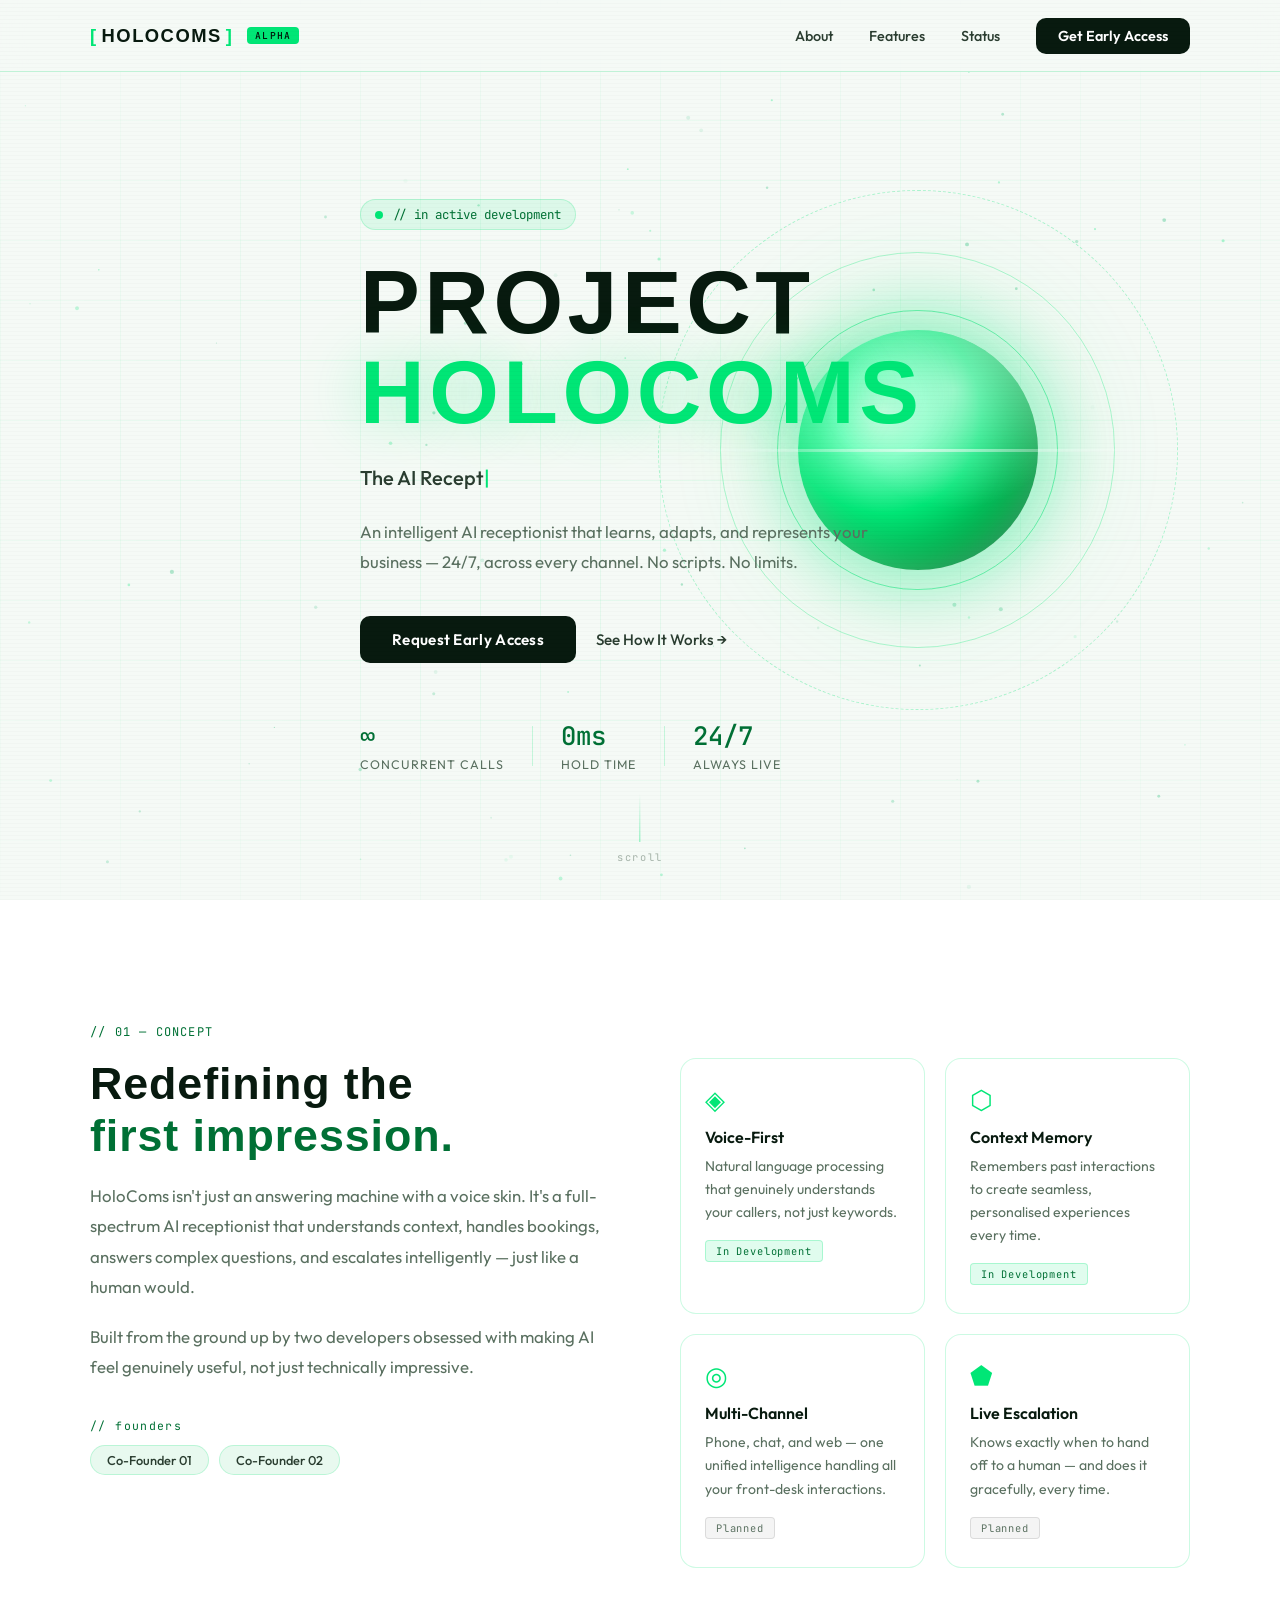
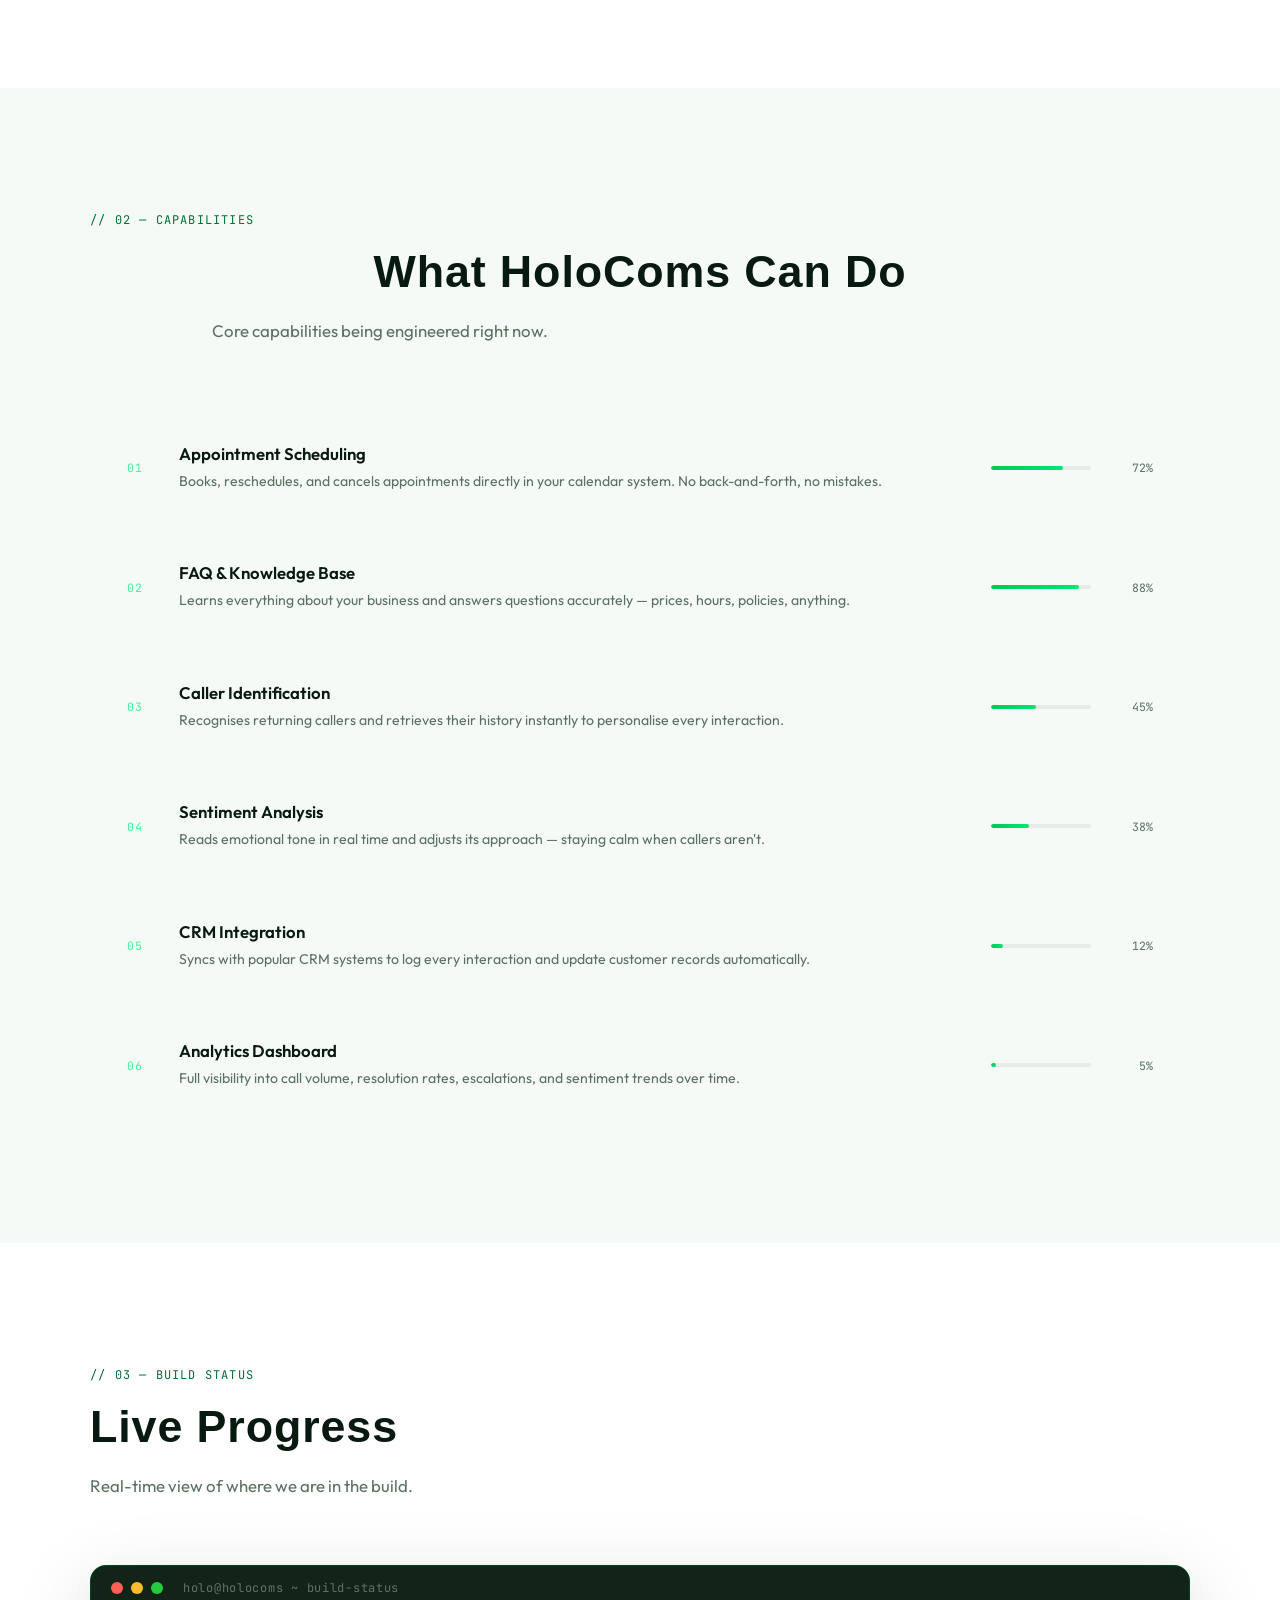
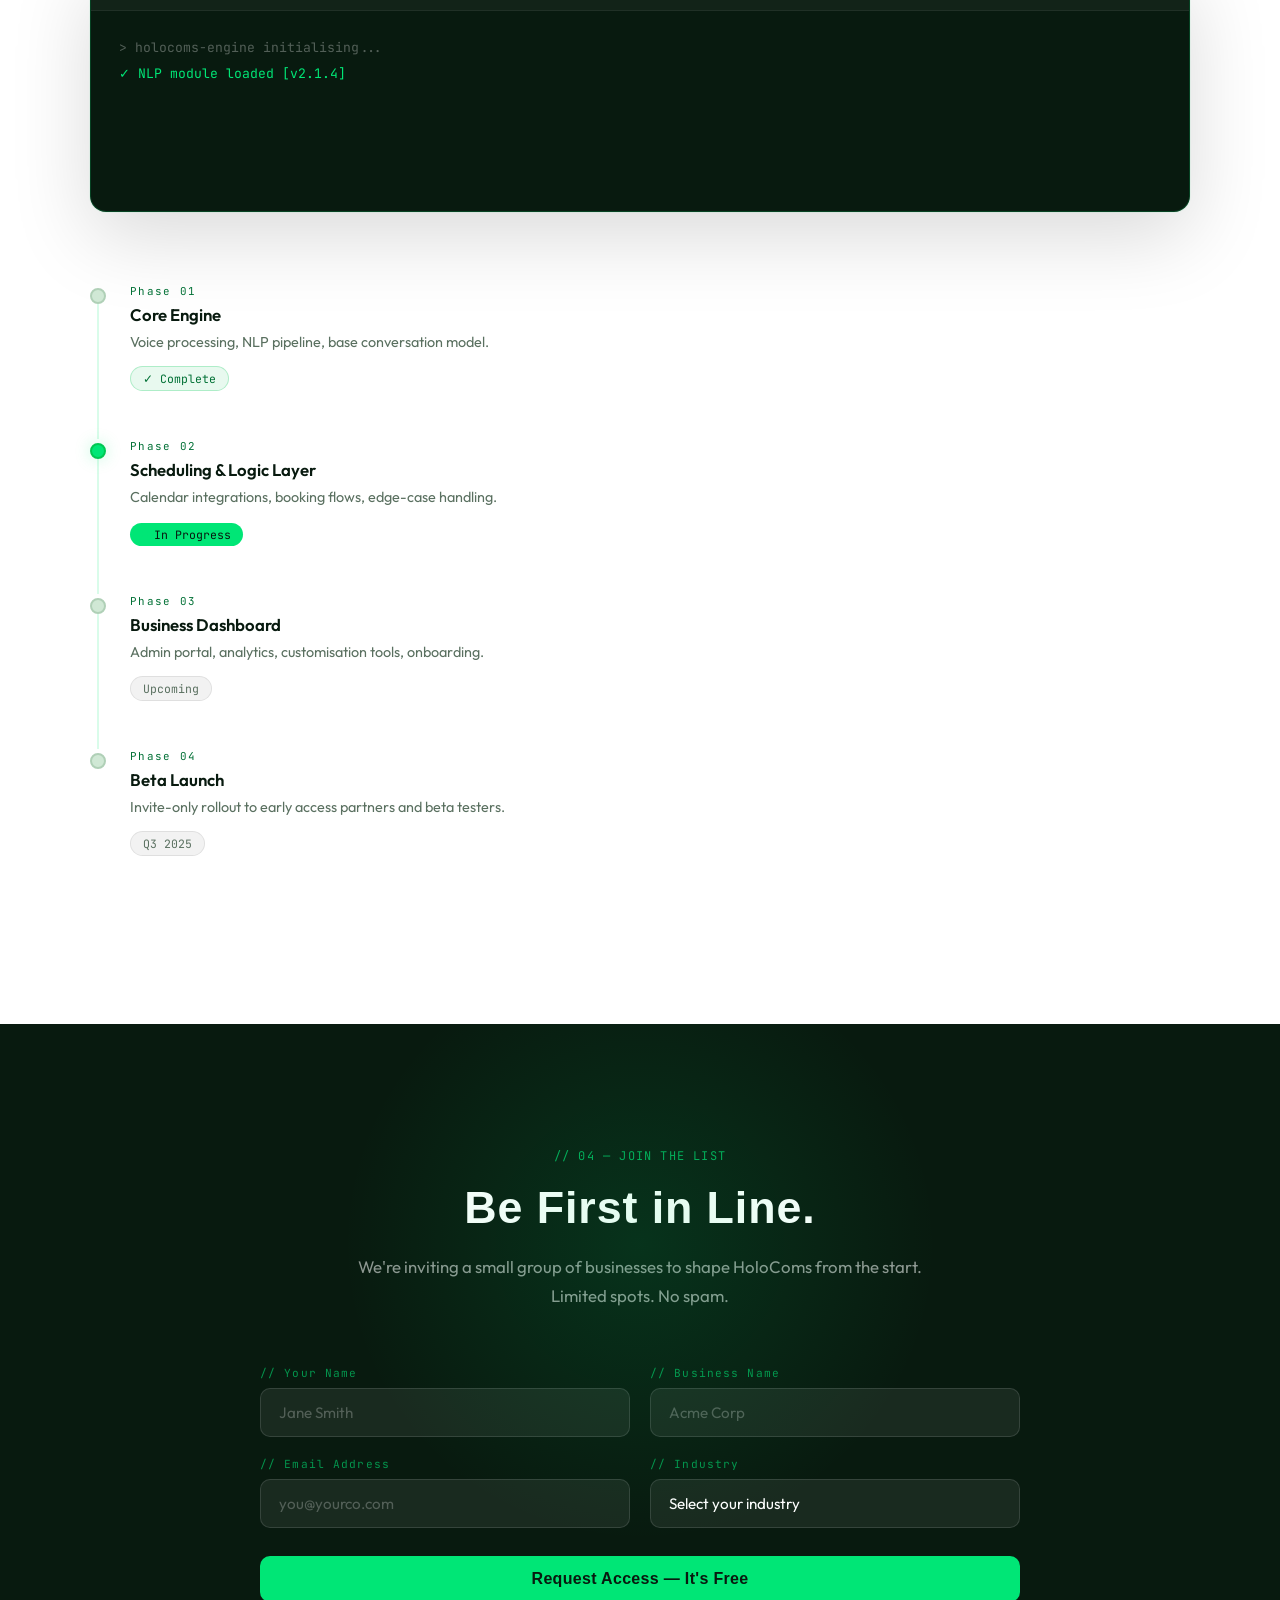
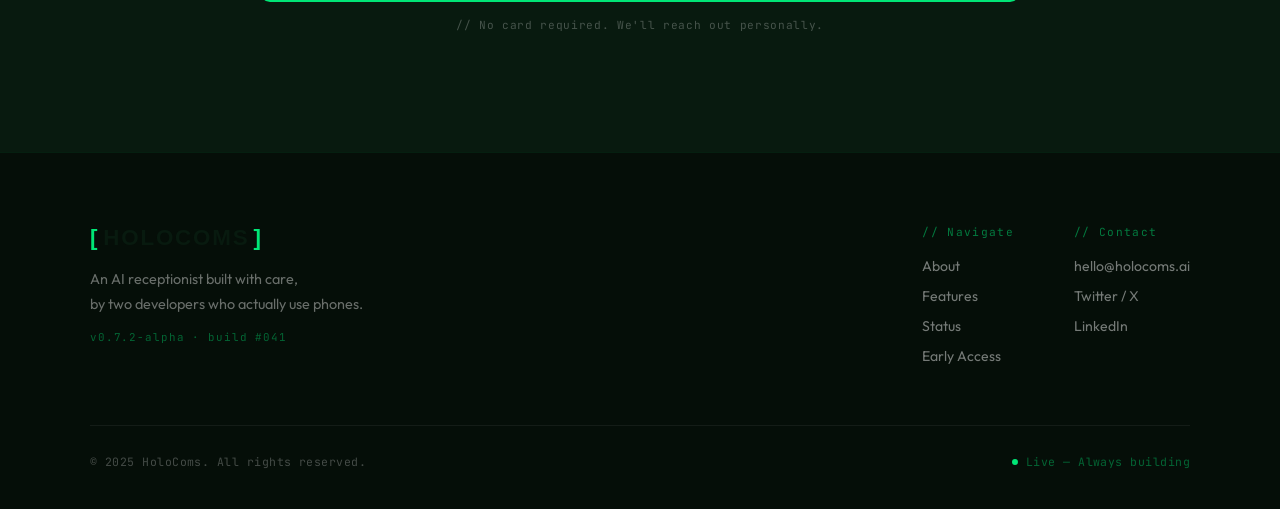
<file: Design 1/index.html>
<!DOCTYPE html>
<html lang="en">
<head>
  <meta charset="UTF-8" />
  <meta name="viewport" content="width=device-width, initial-scale=1.0" />
  <title>HoloComs — AI Receptionist</title>
  <link rel="stylesheet" href="style.css" />
  <link rel="preconnect" href="https://fonts.googleapis.com" />
  <link rel="preconnect" href="https://fonts.gstatic.com" crossorigin />
  <link href="https://fonts.googleapis.com/css2?family=Syncopate:wght@400;700&family=Outfit:wght@300;400;500;600&family=JetBrains+Mono:wght@400;500&display=swap" rel="stylesheet" />
</head>
<body>

  <!-- Scanline overlay -->
  <div class="scanlines"></div>

  <!-- Particle canvas -->
  <canvas id="particle-canvas"></canvas>

  <!-- ─── NAVIGATION ─── -->
  <nav id="navbar">
    <div class="nav-inner">
      <div class="nav-logo">
        <span class="logo-bracket">[</span>
        <span class="logo-text">HOLOCOMS</span>
        <span class="logo-bracket">]</span>
        <span class="alpha-badge">ALPHA</span>
      </div>
      <ul class="nav-links">
        <li><a href="#about">About</a></li>
        <li><a href="#features">Features</a></li>
        <li><a href="#status">Status</a></li>
        <li><a href="#early-access" class="nav-cta">Get Early Access</a></li>
      </ul>
      <button class="hamburger" id="hamburger" aria-label="Menu">
        <span></span><span></span><span></span>
      </button>
    </div>
  </nav>

  <!-- ─── HERO ─── -->
  <section id="hero">
    <div class="hero-bg-grid"></div>

    <div class="hero-orb-container">
      <div class="orb-ring ring-1"></div>
      <div class="orb-ring ring-2"></div>
      <div class="orb-ring ring-3"></div>
      <div class="orb-core">
        <div class="orb-inner"></div>
        <div class="orb-pulse"></div>
      </div>
      <div class="orb-scanline"></div>
    </div>

    <div class="hero-content">
      <div class="dev-indicator">
        <span class="blink-dot"></span>
        <span class="mono">// in active development</span>
      </div>

      <h1 class="hero-title">
        <span class="title-line" data-glitch="PROJECT">PROJECT</span>
        <span class="title-line accent" data-glitch="HOLOCOMS">HOLOCOMS</span>
      </h1>

      <p class="hero-sub">
        <span id="typewriter"></span><span class="cursor-blink">|</span>
      </p>

      <p class="hero-desc">
        An intelligent AI receptionist that learns, adapts, and represents your business — 24/7, across every channel. No scripts. No limits.
      </p>

      <div class="hero-actions">
        <a href="#early-access" class="btn-primary">
          <span class="btn-glow"></span>
          Request Early Access
        </a>
        <a href="#about" class="btn-ghost">See How It Works →</a>
      </div>

      <div class="hero-stats">
        <div class="stat">
          <span class="stat-num mono">∞</span>
          <span class="stat-label">Concurrent Calls</span>
        </div>
        <div class="stat-divider"></div>
        <div class="stat">
          <span class="stat-num mono">0ms</span>
          <span class="stat-label">Hold Time</span>
        </div>
        <div class="stat-divider"></div>
        <div class="stat">
          <span class="stat-num mono">24/7</span>
          <span class="stat-label">Always Live</span>
        </div>
      </div>
    </div>

    <div class="scroll-cue">
      <div class="scroll-line"></div>
      <span class="mono">scroll</span>
    </div>
  </section>

  <!-- ─── ABOUT ─── -->
  <section id="about">
    <div class="container">
      <div class="section-tag">
        <span class="mono">// 01 — CONCEPT</span>
      </div>
      <div class="about-grid">
        <div class="about-text">
          <h2 class="section-title">
            Redefining the <br/>
            <em>first impression.</em>
          </h2>
          <p>HoloComs isn't just an answering machine with a voice skin. It's a full-spectrum AI receptionist that understands context, handles bookings, answers complex questions, and escalates intelligently — just like a human would.</p>
          <p>Built from the ground up by two developers obsessed with making AI feel genuinely useful, not just technically impressive.</p>
          <div class="founders-tag">
            <span class="mono founders-label">// founders</span>
            <div class="founder-chips">
              <span class="chip">Co-Founder 01</span>
              <span class="chip">Co-Founder 02</span>
            </div>
          </div>
        </div>
        <div class="about-cards">
          <div class="glass-card" data-delay="0">
            <div class="card-icon">◈</div>
            <h3>Voice-First</h3>
            <p>Natural language processing that genuinely understands your callers, not just keywords.</p>
            <div class="card-status in-dev">In Development</div>
          </div>
          <div class="glass-card" data-delay="100">
            <div class="card-icon">⬡</div>
            <h3>Context Memory</h3>
            <p>Remembers past interactions to create seamless, personalised experiences every time.</p>
            <div class="card-status in-dev">In Development</div>
          </div>
          <div class="glass-card" data-delay="200">
            <div class="card-icon">◎</div>
            <h3>Multi-Channel</h3>
            <p>Phone, chat, and web — one unified intelligence handling all your front-desk interactions.</p>
            <div class="card-status planned">Planned</div>
          </div>
          <div class="glass-card" data-delay="300">
            <div class="card-icon">⬟</div>
            <h3>Live Escalation</h3>
            <p>Knows exactly when to hand off to a human — and does it gracefully, every time.</p>
            <div class="card-status planned">Planned</div>
          </div>
        </div>
      </div>
    </div>
  </section>

  <!-- ─── FEATURES ─── -->
  <section id="features">
    <div class="container">
      <div class="section-tag">
        <span class="mono">// 02 — CAPABILITIES</span>
      </div>
      <h2 class="section-title centered">What HoloComs Can Do</h2>
      <p class="section-sub centered">Core capabilities being engineered right now.</p>

      <div class="features-grid">

        <div class="feature-item reveal" data-delay="0">
          <div class="feature-num mono">01</div>
          <div class="feature-body">
            <h3>Appointment Scheduling</h3>
            <p>Books, reschedules, and cancels appointments directly in your calendar system. No back-and-forth, no mistakes.</p>
          </div>
          <div class="feature-bar"><div class="bar-fill" style="--fill: 72%"></div></div>
          <span class="mono feature-pct">72%</span>
        </div>

        <div class="feature-item reveal" data-delay="100">
          <div class="feature-num mono">02</div>
          <div class="feature-body">
            <h3>FAQ &amp; Knowledge Base</h3>
            <p>Learns everything about your business and answers questions accurately — prices, hours, policies, anything.</p>
          </div>
          <div class="feature-bar"><div class="bar-fill" style="--fill: 88%"></div></div>
          <span class="mono feature-pct">88%</span>
        </div>

        <div class="feature-item reveal" data-delay="200">
          <div class="feature-num mono">03</div>
          <div class="feature-body">
            <h3>Caller Identification</h3>
            <p>Recognises returning callers and retrieves their history instantly to personalise every interaction.</p>
          </div>
          <div class="feature-bar"><div class="bar-fill" style="--fill: 45%"></div></div>
          <span class="mono feature-pct">45%</span>
        </div>

        <div class="feature-item reveal" data-delay="300">
          <div class="feature-num mono">04</div>
          <div class="feature-body">
            <h3>Sentiment Analysis</h3>
            <p>Reads emotional tone in real time and adjusts its approach — staying calm when callers aren't.</p>
          </div>
          <div class="feature-bar"><div class="bar-fill" style="--fill: 38%"></div></div>
          <span class="mono feature-pct">38%</span>
        </div>

        <div class="feature-item reveal locked" data-delay="400">
          <div class="feature-num mono">05</div>
          <div class="feature-body">
            <h3>CRM Integration</h3>
            <p>Syncs with popular CRM systems to log every interaction and update customer records automatically.</p>
          </div>
          <div class="feature-bar"><div class="bar-fill" style="--fill: 12%"></div></div>
          <span class="mono feature-pct">12%</span>
          <div class="lock-overlay"><span>🔒 Coming Soon</span></div>
        </div>

        <div class="feature-item reveal locked" data-delay="500">
          <div class="feature-num mono">06</div>
          <div class="feature-body">
            <h3>Analytics Dashboard</h3>
            <p>Full visibility into call volume, resolution rates, escalations, and sentiment trends over time.</p>
          </div>
          <div class="feature-bar"><div class="bar-fill" style="--fill: 5%"></div></div>
          <span class="mono feature-pct">5%</span>
          <div class="lock-overlay"><span>🔒 Coming Soon</span></div>
        </div>

      </div>
    </div>
  </section>

  <!-- ─── STATUS ─── -->
  <section id="status">
    <div class="container">
      <div class="section-tag">
        <span class="mono">// 03 — BUILD STATUS</span>
      </div>
      <h2 class="section-title">Live Progress</h2>
      <p class="section-sub">Real-time view of where we are in the build.</p>

      <div class="terminal-window">
        <div class="terminal-bar">
          <span class="t-dot red"></span>
          <span class="t-dot yellow"></span>
          <span class="t-dot green"></span>
          <span class="t-title mono">holo@holocoms ~ build-status</span>
        </div>
        <div class="terminal-body" id="terminal-log">
          <!-- JS fills this -->
        </div>
      </div>

      <div class="roadmap">
        <div class="roadmap-item complete reveal">
          <div class="rm-marker"></div>
          <div class="rm-line"></div>
          <div class="rm-content">
            <span class="mono rm-phase">Phase 01</span>
            <h4>Core Engine</h4>
            <p>Voice processing, NLP pipeline, base conversation model.</p>
            <span class="rm-badge complete-badge">✓ Complete</span>
          </div>
        </div>
        <div class="roadmap-item active reveal" data-delay="100">
          <div class="rm-marker active-marker"></div>
          <div class="rm-line"></div>
          <div class="rm-content">
            <span class="mono rm-phase">Phase 02</span>
            <h4>Scheduling &amp; Logic Layer</h4>
            <p>Calendar integrations, booking flows, edge-case handling.</p>
            <span class="rm-badge active-badge"><span class="blink-dot small"></span> In Progress</span>
          </div>
        </div>
        <div class="roadmap-item reveal" data-delay="200">
          <div class="rm-marker upcoming-marker"></div>
          <div class="rm-line"></div>
          <div class="rm-content">
            <span class="mono rm-phase">Phase 03</span>
            <h4>Business Dashboard</h4>
            <p>Admin portal, analytics, customisation tools, onboarding.</p>
            <span class="rm-badge upcoming-badge">Upcoming</span>
          </div>
        </div>
        <div class="roadmap-item reveal" data-delay="300">
          <div class="rm-marker upcoming-marker"></div>
          <div class="rm-content">
            <span class="mono rm-phase">Phase 04</span>
            <h4>Beta Launch</h4>
            <p>Invite-only rollout to early access partners and beta testers.</p>
            <span class="rm-badge upcoming-badge">Q3 2025</span>
          </div>
        </div>
      </div>
    </div>
  </section>

  <!-- ─── EARLY ACCESS ─── -->
  <section id="early-access">
    <div class="container">
      <div class="ea-inner">
        <div class="ea-glow"></div>
        <div class="section-tag centered-tag">
          <span class="mono">// 04 — JOIN THE LIST</span>
        </div>
        <h2 class="section-title centered">Be First in Line.</h2>
        <p class="section-sub centered">We're inviting a small group of businesses to shape HoloComs from the start. Limited spots. No spam.</p>

        <form class="access-form" id="access-form">
          <div class="form-row">
            <div class="form-group">
              <label class="mono" for="name">// Your Name</label>
              <input type="text" id="name" placeholder="Jane Smith" autocomplete="off" />
            </div>
            <div class="form-group">
              <label class="mono" for="business">// Business Name</label>
              <input type="text" id="business" placeholder="Acme Corp" autocomplete="off" />
            </div>
          </div>
          <div class="form-row">
            <div class="form-group">
              <label class="mono" for="email">// Email Address</label>
              <input type="email" id="email" placeholder="you@yourco.com" autocomplete="off" />
            </div>
            <div class="form-group">
              <label class="mono" for="industry">// Industry</label>
              <select id="industry">
                <option value="" disabled selected>Select your industry</option>
                <option>Healthcare / Medical</option>
                <option>Legal Services</option>
                <option>Beauty &amp; Wellness</option>
                <option>Hospitality</option>
                <option>Retail</option>
                <option>Finance</option>
                <option>Other</option>
              </select>
            </div>
          </div>
          <button type="submit" class="btn-primary full-width">
            <span class="btn-glow"></span>
            Request Access — It's Free
          </button>
          <p class="form-note mono">// No card required. We'll reach out personally.</p>
        </form>

        <div class="success-msg" id="success-msg">
          <div class="success-icon">✓</div>
          <h3>You're on the list.</h3>
          <p class="mono">// We'll be in touch soon. Thanks for believing in HoloComs.</p>
        </div>
      </div>
    </div>
  </section>

  <!-- ─── FOOTER ─── -->
  <footer id="footer">
    <div class="container">
      <div class="footer-inner">
        <div class="footer-brand">
          <div class="nav-logo large">
            <span class="logo-bracket">[</span>
            <span class="logo-text">HOLOCOMS</span>
            <span class="logo-bracket">]</span>
          </div>
          <p>An AI receptionist built with care,<br/>by two developers who actually use phones.</p>
          <span class="mono footer-version">v0.7.2-alpha · build #041</span>
        </div>
        <div class="footer-links">
          <div class="footer-col">
            <span class="mono col-title">// Navigate</span>
            <ul>
              <li><a href="#about">About</a></li>
              <li><a href="#features">Features</a></li>
              <li><a href="#status">Status</a></li>
              <li><a href="#early-access">Early Access</a></li>
            </ul>
          </div>
          <div class="footer-col">
            <span class="mono col-title">// Contact</span>
            <ul>
              <li><a href="#">hello@holocoms.ai</a></li>
              <li><a href="#">Twitter / X</a></li>
              <li><a href="#">LinkedIn</a></li>
            </ul>
          </div>
        </div>
      </div>
      <div class="footer-bottom">
        <span class="mono">© 2025 HoloComs. All rights reserved.</span>
        <span class="mono footer-build"><span class="blink-dot small"></span> Live — Always building</span>
      </div>
    </div>
  </footer>

  <script src="script.js"></script>
</body>
</html>
</file>
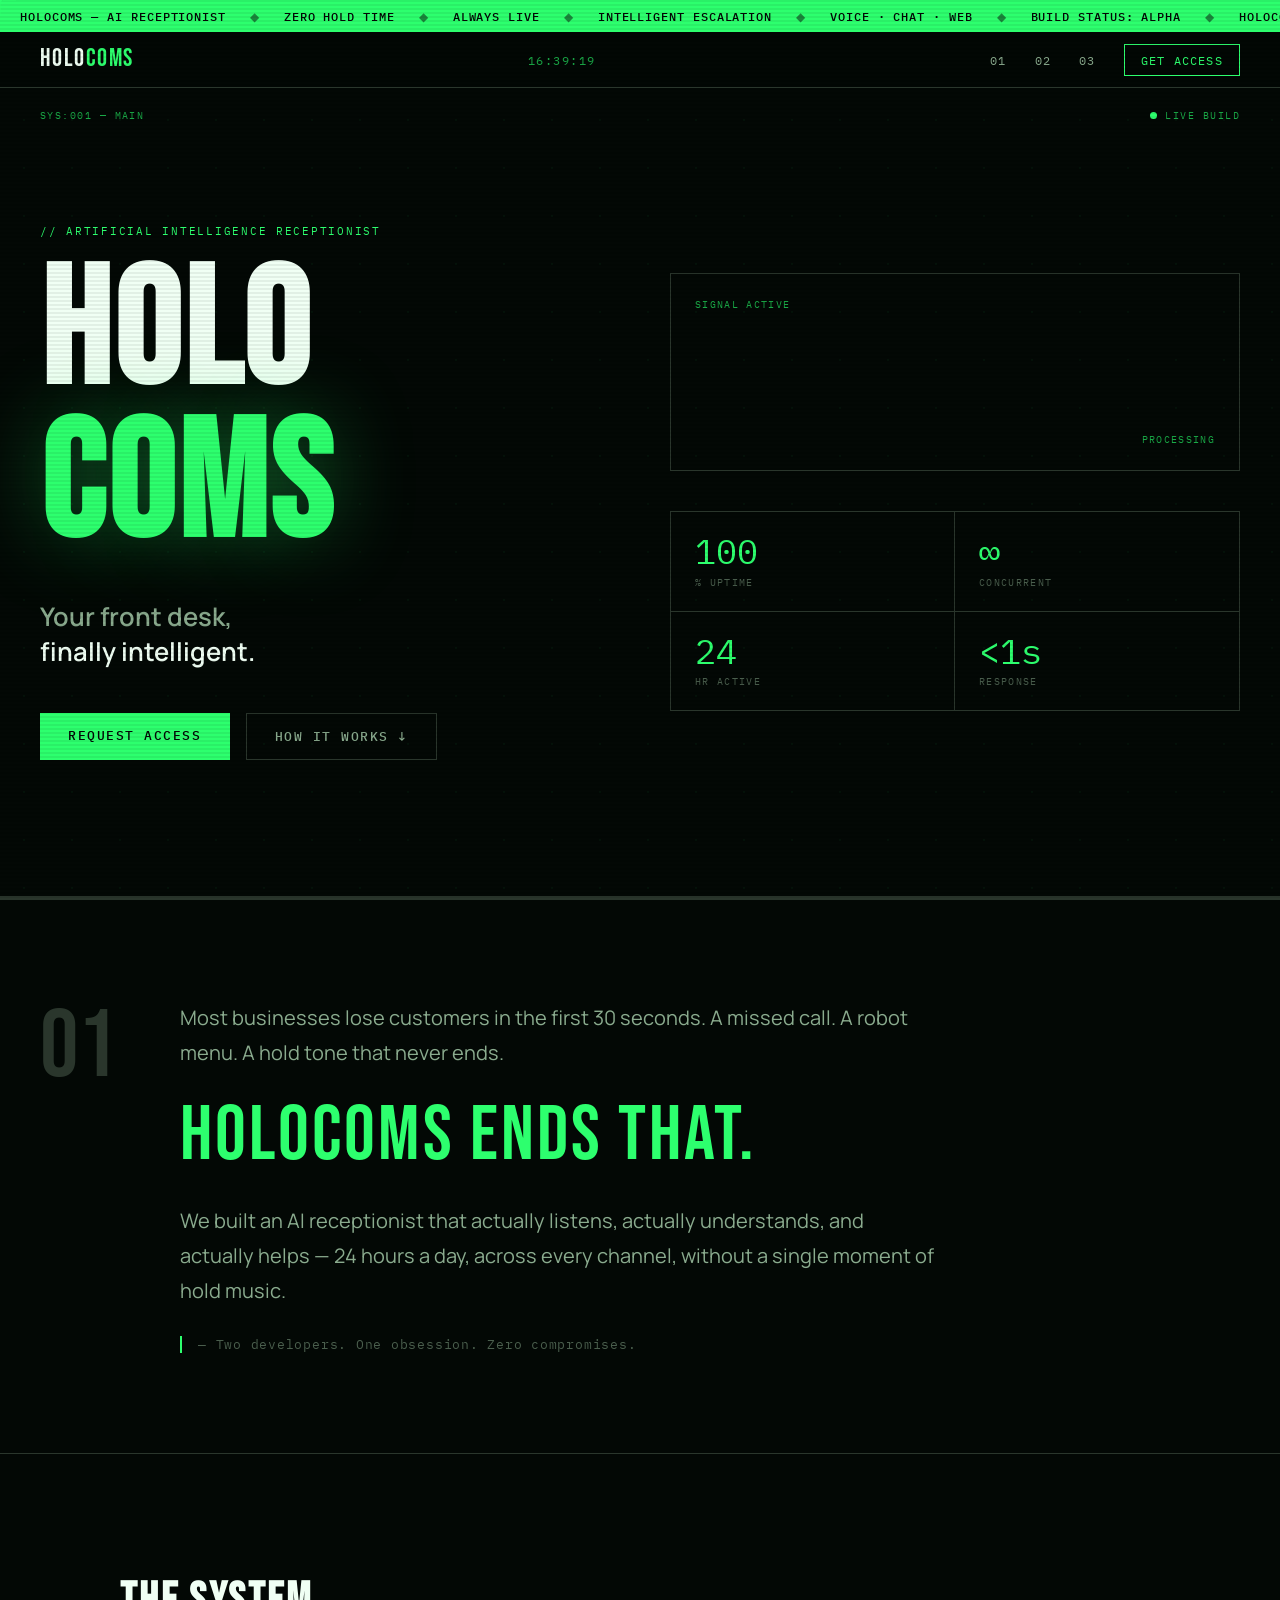
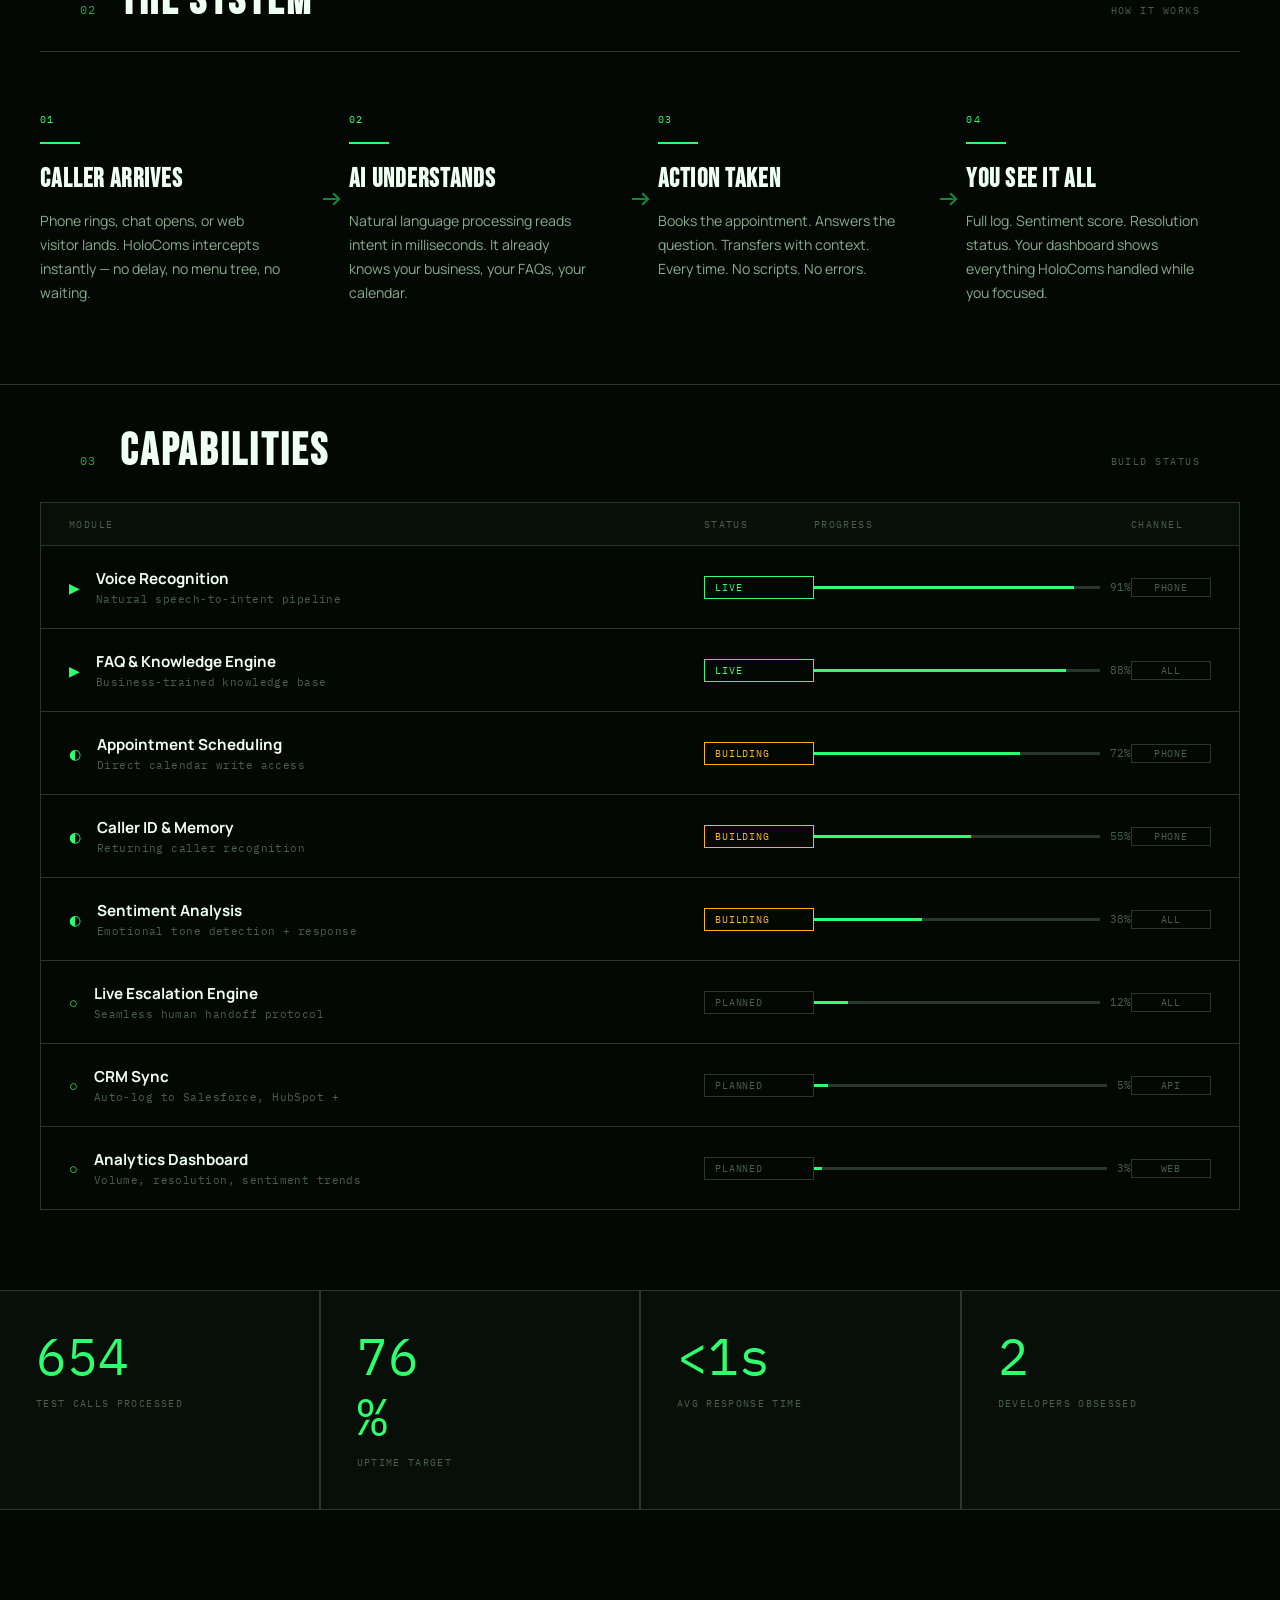
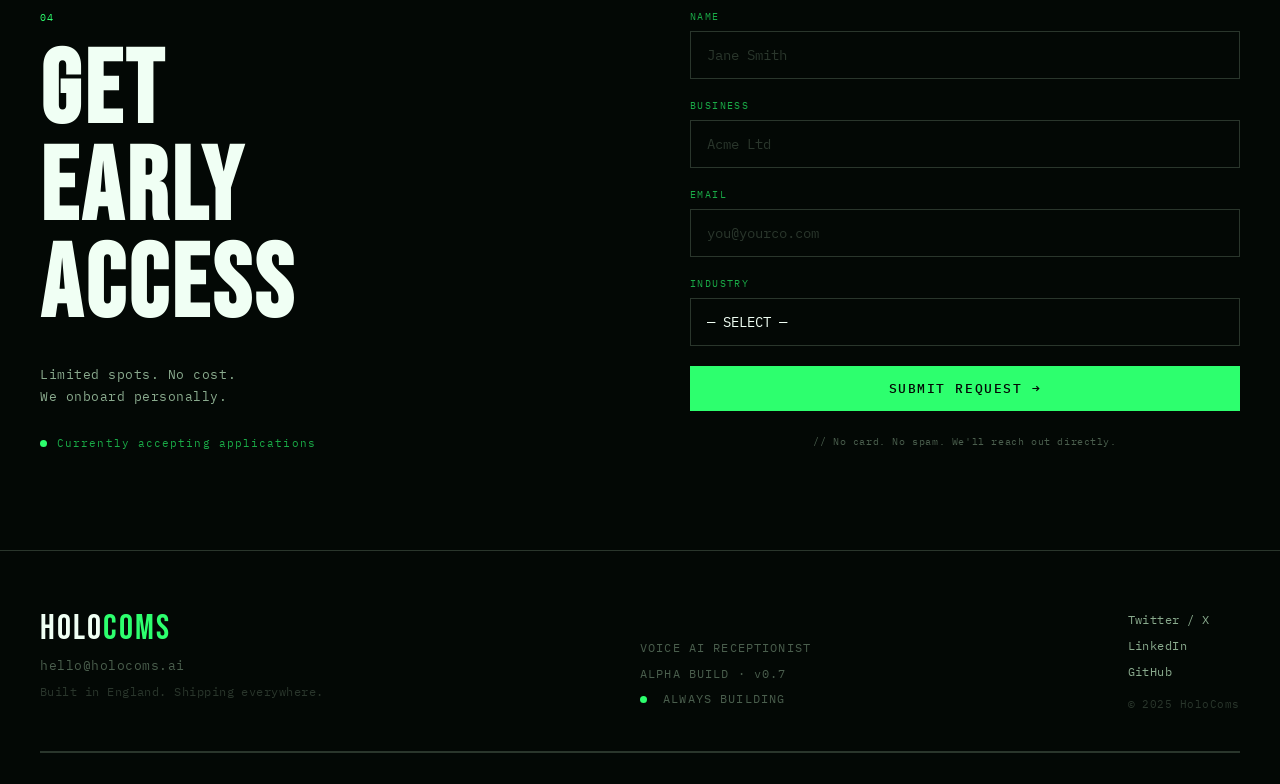
<file: design2/index2.html>
<!DOCTYPE html>
<html lang="en">
<head>
  <meta charset="UTF-8" />
  <meta name="viewport" content="width=device-width, initial-scale=1.0" />
  <title>HoloComs — AI Receptionist</title>
  <link rel="stylesheet" href="style2.css" />
  <link rel="preconnect" href="https://fonts.googleapis.com" />
  <link rel="preconnect" href="https://fonts.gstatic.com" crossorigin />
  <link href="https://fonts.googleapis.com/css2?family=Bebas+Neue&family=IBM+Plex+Mono:wght@300;400;500&family=Manrope:wght@400;500;600;700;800&display=swap" rel="stylesheet" />
</head>
<body>

  <div class="crt-overlay"></div>
  <canvas id="bg-canvas"></canvas>

  <!-- ── TICKER ── -->
  <div class="top-ticker">
    <div class="ticker-track">
      <span>HOLOCOMS — AI RECEPTIONIST</span>
      <span class="sep">◆</span>
      <span>ZERO HOLD TIME</span>
      <span class="sep">◆</span>
      <span>ALWAYS LIVE</span>
      <span class="sep">◆</span>
      <span>INTELLIGENT ESCALATION</span>
      <span class="sep">◆</span>
      <span>VOICE · CHAT · WEB</span>
      <span class="sep">◆</span>
      <span>BUILD STATUS: ALPHA</span>
      <span class="sep">◆</span>
      <span>HOLOCOMS — AI RECEPTIONIST</span>
      <span class="sep">◆</span>
      <span>ZERO HOLD TIME</span>
      <span class="sep">◆</span>
      <span>ALWAYS LIVE</span>
      <span class="sep">◆</span>
      <span>INTELLIGENT ESCALATION</span>
      <span class="sep">◆</span>
      <span>VOICE · CHAT · WEB</span>
      <span class="sep">◆</span>
      <span>BUILD STATUS: ALPHA</span>
      <span class="sep">◆</span>
    </div>
  </div>

  <!-- ── NAV ── -->
  <nav id="nav">
    <div class="nav-inner">
      <a href="#" class="wordmark">HOLO<span>COMS</span></a>
      <div class="nav-centre mono" id="nav-clock">00:00:00</div>
      <ul class="nav-links">
        <li><a href="#manifesto">01</a></li>
        <li><a href="#system">02</a></li>
        <li><a href="#features">03</a></li>
        <li><a href="#access" class="nav-pill">GET ACCESS</a></li>
      </ul>
    </div>
  </nav>

  <!-- ══════════════════════════
       HERO
  ══════════════════════════ -->
  <section id="hero">

    <div class="hero-label mono top-left">SYS:001 — MAIN</div>
    <div class="hero-label mono top-right"><span class="live-dot"></span>LIVE BUILD</div>

    <div class="hero-main">
      <div class="hero-left">
        <div class="hero-sub-line mono">// ARTIFICIAL INTELLIGENCE RECEPTIONIST</div>
        <h1 class="hero-heading">
          <span class="line-h" data-text="HOLO">HOLO</span>
          <span class="line-h accent" data-text="COMS">COMS</span>
        </h1>
        <div class="hero-tagline">
          Your front desk,<br/><em>finally intelligent.</em>
        </div>
        <div class="hero-actions">
          <a href="#access" class="btn-block">REQUEST ACCESS</a>
          <a href="#system" class="btn-outline">HOW IT WORKS ↓</a>
        </div>
      </div>

      <div class="hero-right">
        <div class="waveform-wrap">
          <div class="wf-label mono">SIGNAL ACTIVE</div>
          <div class="waveform" id="waveform">
            <!-- JS renders bars -->
          </div>
          <div class="wf-label mono right">PROCESSING</div>
        </div>

        <div class="hero-data-grid">
          <div class="data-cell">
            <span class="dc-val mono" data-count="0" data-target="100">0</span>
            <span class="dc-label mono">% UPTIME</span>
          </div>
          <div class="data-cell">
            <span class="dc-val mono" data-count="0" data-target="0">∞</span>
            <span class="dc-label mono">CONCURRENT</span>
          </div>
          <div class="data-cell">
            <span class="dc-val mono" data-count="0" data-target="24">0</span>
            <span class="dc-label mono">HR ACTIVE</span>
          </div>
          <div class="data-cell">
            <span class="dc-val mono" data-count="0" data-target="0">&lt;1s</span>
            <span class="dc-label mono">RESPONSE</span>
          </div>
        </div>
      </div>
    </div>

    <div class="hero-scroll-bar">
      <div class="scroll-progress" id="scroll-progress"></div>
    </div>
  </section>

  <!-- ══════════════════════════
       MANIFESTO
  ══════════════════════════ -->
  <section id="manifesto">
    <div class="manifesto-inner">
      <div class="manifesto-number mono">01</div>
      <div class="manifesto-body">
        <p class="manifesto-text reveal-left">
          Most businesses lose customers in the first 30 seconds. A missed call. A robot menu. A hold tone that never ends.
        </p>
        <p class="manifesto-text big reveal-left" data-delay="100">
          HoloComs ends that.
        </p>
        <p class="manifesto-text reveal-left" data-delay="200">
          We built an AI receptionist that actually listens, actually understands, and actually helps — 24 hours a day, across every channel, without a single moment of hold music.
        </p>
        <div class="manifesto-sig mono reveal-left" data-delay="300">
          — Two developers. One obsession. Zero compromises.
        </div>
      </div>
    </div>
  </section>

  <!-- ══════════════════════════
       HOW IT WORKS
  ══════════════════════════ -->
  <section id="system">
    <div class="section-header">
      <span class="mono sec-num">02</span>
      <h2 class="sec-title">THE SYSTEM</h2>
      <span class="mono sec-tag">HOW IT WORKS</span>
    </div>

    <div class="system-grid">
      <div class="system-step reveal-up" data-delay="0">
        <div class="step-num mono">01</div>
        <div class="step-line"></div>
        <h3>CALLER ARRIVES</h3>
        <p>Phone rings, chat opens, or web visitor lands. HoloComs intercepts instantly — no delay, no menu tree, no waiting.</p>
      </div>
      <div class="system-arrow mono">→</div>
      <div class="system-step reveal-up" data-delay="120">
        <div class="step-num mono">02</div>
        <div class="step-line"></div>
        <h3>AI UNDERSTANDS</h3>
        <p>Natural language processing reads intent in milliseconds. It already knows your business, your FAQs, your calendar.</p>
      </div>
      <div class="system-arrow mono">→</div>
      <div class="system-step reveal-up" data-delay="240">
        <div class="step-num mono">03</div>
        <div class="step-line"></div>
        <h3>ACTION TAKEN</h3>
        <p>Books the appointment. Answers the question. Transfers with context. Every time. No scripts. No errors.</p>
      </div>
      <div class="system-arrow mono">→</div>
      <div class="system-step reveal-up" data-delay="360">
        <div class="step-num mono">04</div>
        <div class="step-line"></div>
        <h3>YOU SEE IT ALL</h3>
        <p>Full log. Sentiment score. Resolution status. Your dashboard shows everything HoloComs handled while you focused.</p>
      </div>
    </div>
  </section>

  <!-- ══════════════════════════
       FEATURES / STATUS
  ══════════════════════════ -->
  <section id="features">
    <div class="section-header">
      <span class="mono sec-num">03</span>
      <h2 class="sec-title">CAPABILITIES</h2>
      <span class="mono sec-tag">BUILD STATUS</span>
    </div>

    <div class="feat-table">
      <div class="feat-header mono">
        <span>MODULE</span>
        <span>STATUS</span>
        <span>PROGRESS</span>
        <span>CHANNEL</span>
      </div>

      <div class="feat-row reveal-up" data-delay="0">
        <div class="feat-name">
          <span class="feat-icon">▶</span>
          <div>
            <strong>Voice Recognition</strong>
            <span class="mono feat-desc">Natural speech-to-intent pipeline</span>
          </div>
        </div>
        <span class="status-pill live">LIVE</span>
        <div class="feat-prog"><div class="prog-fill" style="--w:91%"></div><span class="mono">91%</span></div>
        <span class="channel-tag mono">PHONE</span>
      </div>

      <div class="feat-row reveal-up" data-delay="60">
        <div class="feat-name">
          <span class="feat-icon">▶</span>
          <div>
            <strong>FAQ &amp; Knowledge Engine</strong>
            <span class="mono feat-desc">Business-trained knowledge base</span>
          </div>
        </div>
        <span class="status-pill live">LIVE</span>
        <div class="feat-prog"><div class="prog-fill" style="--w:88%"></div><span class="mono">88%</span></div>
        <span class="channel-tag mono">ALL</span>
      </div>

      <div class="feat-row reveal-up" data-delay="120">
        <div class="feat-name">
          <span class="feat-icon">◐</span>
          <div>
            <strong>Appointment Scheduling</strong>
            <span class="mono feat-desc">Direct calendar write access</span>
          </div>
        </div>
        <span class="status-pill building">BUILDING</span>
        <div class="feat-prog"><div class="prog-fill" style="--w:72%"></div><span class="mono">72%</span></div>
        <span class="channel-tag mono">PHONE</span>
      </div>

      <div class="feat-row reveal-up" data-delay="180">
        <div class="feat-name">
          <span class="feat-icon">◐</span>
          <div>
            <strong>Caller ID &amp; Memory</strong>
            <span class="mono feat-desc">Returning caller recognition</span>
          </div>
        </div>
        <span class="status-pill building">BUILDING</span>
        <div class="feat-prog"><div class="prog-fill" style="--w:55%"></div><span class="mono">55%</span></div>
        <span class="channel-tag mono">PHONE</span>
      </div>

      <div class="feat-row reveal-up" data-delay="240">
        <div class="feat-name">
          <span class="feat-icon">◐</span>
          <div>
            <strong>Sentiment Analysis</strong>
            <span class="mono feat-desc">Emotional tone detection + response</span>
          </div>
        </div>
        <span class="status-pill building">BUILDING</span>
        <div class="feat-prog"><div class="prog-fill" style="--w:38%"></div><span class="mono">38%</span></div>
        <span class="channel-tag mono">ALL</span>
      </div>

      <div class="feat-row reveal-up locked-row" data-delay="300">
        <div class="feat-name">
          <span class="feat-icon">○</span>
          <div>
            <strong>Live Escalation Engine</strong>
            <span class="mono feat-desc">Seamless human handoff protocol</span>
          </div>
        </div>
        <span class="status-pill planned">PLANNED</span>
        <div class="feat-prog"><div class="prog-fill" style="--w:12%"></div><span class="mono">12%</span></div>
        <span class="channel-tag mono">ALL</span>
      </div>

      <div class="feat-row reveal-up locked-row" data-delay="360">
        <div class="feat-name">
          <span class="feat-icon">○</span>
          <div>
            <strong>CRM Sync</strong>
            <span class="mono feat-desc">Auto-log to Salesforce, HubSpot +</span>
          </div>
        </div>
        <span class="status-pill planned">PLANNED</span>
        <div class="feat-prog"><div class="prog-fill" style="--w:5%"></div><span class="mono">5%</span></div>
        <span class="channel-tag mono">API</span>
      </div>

      <div class="feat-row reveal-up locked-row" data-delay="420">
        <div class="feat-name">
          <span class="feat-icon">○</span>
          <div>
            <strong>Analytics Dashboard</strong>
            <span class="mono feat-desc">Volume, resolution, sentiment trends</span>
          </div>
        </div>
        <span class="status-pill planned">PLANNED</span>
        <div class="feat-prog"><div class="prog-fill" style="--w:3%"></div><span class="mono">3%</span></div>
        <span class="channel-tag mono">WEB</span>
      </div>
    </div>
  </section>

  <!-- ══════════════════════════
       SIGNAL STRIP (stats)
  ══════════════════════════ -->
  <div class="signal-strip">
    <div class="signal-item">
      <span class="sig-num mono counter" data-target="847">0</span>
      <span class="sig-label mono">TEST CALLS PROCESSED</span>
    </div>
    <div class="sig-div"></div>
    <div class="signal-item">
      <span class="sig-num mono counter" data-target="99">0</span><span class="sig-num mono">%</span>
      <span class="sig-label mono">UPTIME TARGET</span>
    </div>
    <div class="sig-div"></div>
    <div class="signal-item">
      <span class="sig-num mono">&lt;1s</span>
      <span class="sig-label mono">AVG RESPONSE TIME</span>
    </div>
    <div class="sig-div"></div>
    <div class="signal-item">
      <span class="sig-num mono counter" data-target="2">0</span>
      <span class="sig-label mono">DEVELOPERS OBSESSED</span>
    </div>
  </div>

  <!-- ══════════════════════════
       EARLY ACCESS
  ══════════════════════════ -->
  <section id="access">
    <div class="access-inner">
      <div class="access-left">
        <span class="mono sec-num-lg">04</span>
        <h2 class="access-heading">GET<br/>EARLY<br/>ACCESS</h2>
        <p class="access-sub mono">Limited spots. No cost. <br/>We onboard personally.</p>
        <div class="access-note mono">
          <span class="live-dot"></span>
          Currently accepting applications
        </div>
      </div>

      <div class="access-right">
        <form id="access-form">
          <div class="field-group">
            <label class="mono">NAME</label>
            <input type="text" id="f-name" placeholder="Jane Smith" />
          </div>
          <div class="field-group">
            <label class="mono">BUSINESS</label>
            <input type="text" id="f-biz" placeholder="Acme Ltd" />
          </div>
          <div class="field-group">
            <label class="mono">EMAIL</label>
            <input type="email" id="f-email" placeholder="you@yourco.com" />
          </div>
          <div class="field-group">
            <label class="mono">INDUSTRY</label>
            <select id="f-industry">
              <option value="" disabled selected>— SELECT —</option>
              <option>Healthcare / Medical</option>
              <option>Legal Services</option>
              <option>Beauty &amp; Wellness</option>
              <option>Hospitality</option>
              <option>Retail</option>
              <option>Finance</option>
              <option>Other</option>
            </select>
          </div>
          <button type="submit" class="btn-block full">
            SUBMIT REQUEST →
          </button>
          <p class="form-note mono">// No card. No spam. We'll reach out directly.</p>
        </form>
        <div class="form-success" id="form-success">
          <div class="success-icon">✓</div>
          <p class="mono">REQUEST RECEIVED.</p>
          <p class="mono dim">We'll be in touch soon.</p>
        </div>
      </div>
    </div>
  </section>

  <!-- ══════════════════════════
       FOOTER
  ══════════════════════════ -->
  <footer id="footer">
    <div class="footer-inner">
      <div class="footer-brand">
        <div class="wordmark large">HOLO<span>COMS</span></div>
        <p class="mono">hello@holocoms.ai</p>
        <p class="mono dim">Built in England. Shipping everywhere.</p>
      </div>
      <div class="footer-mid mono">
        <p>VOICE AI RECEPTIONIST</p>
        <p>ALPHA BUILD · v0.7</p>
        <p><span class="live-dot"></span> ALWAYS BUILDING</p>
      </div>
      <div class="footer-right mono">
        <a href="#">Twitter / X</a>
        <a href="#">LinkedIn</a>
        <a href="#">GitHub</a>
        <span class="dim">© 2025 HoloComs</span>
      </div>
    </div>
    <div class="footer-bottom-bar"></div>
  </footer>

  <script src="script2.js"></script>
</body>
</html>
</file>
<file: Design 1/style.css>
/* ═══════════════════════════════════════════════
   HOLOCOMS — Main Stylesheet
   White × Green × Holographic
   ═══════════════════════════════════════════════ */

/* ── Variables ── */
:root {
  --white:       #FFFFFF;
  --off-white:   #F5FAF6;
  --green:       #00E676;
  --green-mid:   #00C853;
  --green-dark:  #007035;
  --green-deep:  #00401E;
  --green-pale:  #E8F9EF;
  --green-glow:  rgba(0, 230, 118, 0.25);
  --green-glow2: rgba(0, 230, 118, 0.08);
  --ink:         #081A0F;
  --ink-mid:     #2A3D30;
  --ink-light:   #5A7060;
  --glass-bg:    rgba(255, 255, 255, 0.72);
  --glass-border:rgba(0, 230, 118, 0.2);
  --radius:      16px;
  --radius-sm:   10px;
  --nav-h:       72px;
  --transition:  cubic-bezier(0.22, 1, 0.36, 1);
}

/* ── Reset ── */
*, *::before, *::after { box-sizing: border-box; margin: 0; padding: 0; }
html { scroll-behavior: smooth; font-size: 16px; }
body {
  font-family: 'Outfit', sans-serif;
  background: var(--off-white);
  color: var(--ink);
  overflow-x: hidden;
  cursor: none;
}
a { color: inherit; text-decoration: none; }
ul { list-style: none; }
img { max-width: 100%; display: block; }
button { cursor: none; }

/* ── Custom cursor ── */
body::after {
  content: '';
  position: fixed;
  width: 10px; height: 10px;
  background: var(--green);
  border-radius: 50%;
  pointer-events: none;
  z-index: 9999;
  transition: transform 0.1s ease;
  mix-blend-mode: multiply;
  transform: translate(var(--cx, -50px), var(--cy, -50px)) translate(-50%, -50%);
}
body::before {
  content: '';
  position: fixed;
  width: 36px; height: 36px;
  border: 1.5px solid var(--green);
  border-radius: 50%;
  pointer-events: none;
  z-index: 9998;
  transition: transform 0.18s var(--transition), opacity 0.2s;
  opacity: 0.5;
  transform: translate(var(--cx, -50px), var(--cy, -50px)) translate(-50%, -50%);
}

/* ── Utility ── */
.mono { font-family: 'JetBrains Mono', monospace; }
.container { max-width: 1180px; margin: 0 auto; padding: 0 40px; }

/* ── Scanlines ── */
.scanlines {
  position: fixed; inset: 0; z-index: 9990; pointer-events: none;
  background: repeating-linear-gradient(
    to bottom,
    transparent 0px,
    transparent 3px,
    rgba(0,0,0,0.015) 3px,
    rgba(0,0,0,0.015) 4px
  );
}

/* ── Particle Canvas ── */
#particle-canvas {
  position: fixed; inset: 0; z-index: 0; pointer-events: none; opacity: 0.5;
}

/* ─────────────────────────────
   NAVIGATION
───────────────────────────── */
#navbar {
  position: fixed; top: 0; left: 0; right: 0; z-index: 100;
  height: var(--nav-h);
  background: rgba(245, 250, 246, 0.85);
  backdrop-filter: blur(20px);
  border-bottom: 1px solid var(--glass-border);
  transition: box-shadow 0.3s;
}
#navbar.scrolled {
  box-shadow: 0 4px 40px rgba(0, 200, 83, 0.1);
}
.nav-inner {
  display: flex; align-items: center; justify-content: space-between;
  height: 100%; max-width: 1180px; margin: 0 auto; padding: 0 40px;
}
.nav-logo {
  display: flex; align-items: center; gap: 4px;
  font-family: 'Syncopate', sans-serif;
  font-weight: 700; font-size: 1.15rem;
  letter-spacing: 0.08em;
}
.nav-logo.large { font-size: 1.4rem; }
.logo-bracket { color: var(--green); }
.logo-text { color: var(--ink); }
.alpha-badge {
  margin-left: 10px; padding: 2px 8px;
  background: var(--green); color: var(--ink-deep, #001208);
  font-family: 'JetBrains Mono', monospace; font-size: 0.6rem; font-weight: 500;
  letter-spacing: 0.12em; border-radius: 4px;
  animation: badge-pulse 2.5s ease-in-out infinite;
}
@keyframes badge-pulse {
  0%, 100% { box-shadow: 0 0 0 0 var(--green-glow); }
  50%       { box-shadow: 0 0 12px 4px var(--green-glow); }
}
.nav-links {
  display: flex; align-items: center; gap: 36px;
  font-size: 0.9rem; font-weight: 500; color: var(--ink-mid);
}
.nav-links a { transition: color 0.2s; }
.nav-links a:hover { color: var(--green-dark); }
.nav-cta {
  padding: 9px 22px; background: var(--ink); color: var(--white) !important;
  border-radius: var(--radius-sm); font-weight: 600;
  transition: background 0.2s, box-shadow 0.2s !important;
}
.nav-cta:hover {
  background: var(--green-dark) !important;
  box-shadow: 0 4px 20px var(--green-glow) !important;
}
.hamburger {
  display: none; flex-direction: column; gap: 5px;
  background: none; border: none; padding: 4px;
}
.hamburger span {
  display: block; width: 24px; height: 2px; background: var(--ink);
  border-radius: 2px; transition: transform 0.3s, opacity 0.3s;
}

/* ─────────────────────────────
   HERO
───────────────────────────── */
#hero {
  position: relative; min-height: 100vh;
  display: flex; align-items: center; justify-content: center;
  overflow: hidden; z-index: 1;
  padding-top: var(--nav-h);
}

.hero-bg-grid {
  position: absolute; inset: 0; z-index: 0;
  background-image:
    linear-gradient(to right, rgba(0,230,118,0.07) 1px, transparent 1px),
    linear-gradient(to bottom, rgba(0,230,118,0.07) 1px, transparent 1px);
  background-size: 60px 60px;
  mask-image: radial-gradient(ellipse 80% 70% at 50% 50%, black 30%, transparent 100%);
}

/* ── Orb ── */
.hero-orb-container {
  position: absolute; top: 50%; right: 8%;
  transform: translateY(-50%);
  width: 520px; height: 520px;
  display: flex; align-items: center; justify-content: center;
  z-index: 1;
}
.orb-ring {
  position: absolute; border-radius: 50%;
  border: 1px solid rgba(0, 230, 118, 0.3);
  animation: ring-spin linear infinite;
}
.ring-1 { width: 100%; height: 100%; animation-duration: 18s; border-style: dashed; }
.ring-2 { width: 76%; height: 76%; animation-duration: 12s; animation-direction: reverse; }
.ring-3 { width: 54%; height: 54%; animation-duration: 8s;
  border: 1.5px solid rgba(0,230,118,0.5); }
@keyframes ring-spin { from { transform: rotate(0deg); } to { transform: rotate(360deg); } }

.orb-core {
  position: relative; width: 240px; height: 240px;
  border-radius: 50%;
  background: radial-gradient(circle at 35% 35%,
    #c8ffe4 0%, #7affc2 20%, #00E676 45%, #00a849 70%, #004d24 100%
  );
  box-shadow:
    0 0 60px 20px rgba(0,230,118,0.3),
    0 0 120px 40px rgba(0,230,118,0.12),
    inset 0 0 40px rgba(255,255,255,0.25);
  animation: orb-float 6s ease-in-out infinite;
  overflow: hidden;
}
.orb-inner {
  position: absolute; inset: 0; border-radius: 50%;
  background: radial-gradient(circle at 65% 25%, rgba(255,255,255,0.5) 0%, transparent 50%);
  animation: orb-shimmer 4s ease-in-out infinite alternate;
}
.orb-pulse {
  position: absolute; inset: -20px; border-radius: 50%;
  border: 2px solid rgba(0,230,118,0.4);
  animation: pulse-out 3s ease-out infinite;
}
@keyframes orb-float {
  0%, 100% { transform: translateY(0) scale(1); }
  50%       { transform: translateY(-18px) scale(1.02); }
}
@keyframes orb-shimmer {
  from { opacity: 0.6; } to { opacity: 1; }
}
@keyframes pulse-out {
  0%   { transform: scale(1); opacity: 0.7; }
  100% { transform: scale(1.5); opacity: 0; }
}
.orb-scanline {
  position: absolute; width: 100%; height: 3px;
  background: linear-gradient(90deg, transparent, rgba(255,255,255,0.6), transparent);
  animation: scan 3s linear infinite;
}
@keyframes scan {
  0%   { top: 0; opacity: 0; }
  10%  { opacity: 1; }
  90%  { opacity: 1; }
  100% { top: 100%; opacity: 0; }
}

/* ── Hero Content ── */
.hero-content {
  position: relative; z-index: 2; max-width: 640px;
  padding: 80px 40px 80px 40px;
}
.dev-indicator {
  display: inline-flex; align-items: center; gap: 10px;
  font-size: 0.78rem; color: var(--green-dark); margin-bottom: 28px;
  padding: 6px 14px;
  background: rgba(0,230,118,0.1); border: 1px solid var(--glass-border);
  border-radius: 40px;
}
.blink-dot {
  width: 8px; height: 8px; border-radius: 50%;
  background: var(--green); display: inline-block;
  animation: blink 1.4s ease-in-out infinite;
}
.blink-dot.small { width: 6px; height: 6px; }
@keyframes blink {
  0%, 100% { opacity: 1; } 50% { opacity: 0.2; }
}

.hero-title {
  display: flex; flex-direction: column;
  font-family: 'Syncopate', sans-serif;
  font-weight: 700; line-height: 1.0; margin-bottom: 28px;
}
.title-line {
  font-size: clamp(3.5rem, 7vw, 6rem);
  letter-spacing: 0.05em;
  display: inline-block;
  animation: fade-up 0.8s var(--transition) both;
}
.title-line.accent {
  color: var(--green);
  animation-delay: 0.15s;
  text-shadow: 0 0 60px rgba(0,230,118,0.4);
}
@keyframes fade-up {
  from { opacity: 0; transform: translateY(30px); }
  to   { opacity: 1; transform: translateY(0); }
}

.hero-sub {
  font-size: 1.25rem; font-weight: 500; color: var(--ink-mid);
  min-height: 2rem; margin-bottom: 20px;
  animation: fade-up 0.8s var(--transition) 0.3s both;
}
.cursor-blink {
  color: var(--green); animation: blink 1s step-end infinite;
}

.hero-desc {
  font-size: 1.05rem; line-height: 1.75; color: var(--ink-light);
  max-width: 520px; margin-bottom: 40px;
  animation: fade-up 0.8s var(--transition) 0.45s both;
}

.hero-actions {
  display: flex; gap: 20px; align-items: center; flex-wrap: wrap;
  margin-bottom: 56px;
  animation: fade-up 0.8s var(--transition) 0.6s both;
}

/* ── Buttons ── */
.btn-primary {
  position: relative; display: inline-flex; align-items: center;
  padding: 14px 32px; border-radius: var(--radius-sm);
  background: var(--ink); color: var(--white);
  font-size: 0.95rem; font-weight: 600; letter-spacing: 0.02em;
  overflow: hidden; transition: transform 0.2s, box-shadow 0.3s;
  border: none;
}
.btn-primary:hover {
  transform: translateY(-2px);
  box-shadow: 0 8px 32px rgba(0,0,0,0.2), 0 2px 12px var(--green-glow);
}
.btn-primary.full-width { width: 100%; justify-content: center; }
.btn-glow {
  position: absolute; inset: 0;
  background: radial-gradient(circle at 50% 0%, rgba(0,230,118,0.35), transparent 60%);
  opacity: 0; transition: opacity 0.3s;
}
.btn-primary:hover .btn-glow { opacity: 1; }

.btn-ghost {
  font-size: 0.95rem; font-weight: 500; color: var(--ink-mid);
  transition: color 0.2s;
}
.btn-ghost:hover { color: var(--green-dark); }

/* ── Hero Stats ── */
.hero-stats {
  display: flex; gap: 0; align-items: center;
  animation: fade-up 0.8s var(--transition) 0.75s both;
}
.stat { padding: 0 28px; }
.stat:first-child { padding-left: 0; }
.stat-num { display: block; font-size: 1.6rem; font-weight: 500; color: var(--green-dark); }
.stat-label { font-size: 0.78rem; color: var(--ink-light); text-transform: uppercase; letter-spacing: 0.08em; }
.stat-divider { width: 1px; height: 40px; background: var(--glass-border); }

/* ── Scroll Cue ── */
.scroll-cue {
  position: absolute; bottom: 36px; left: 50%; transform: translateX(-50%);
  display: flex; flex-direction: column; align-items: center; gap: 8px;
  opacity: 0.5; z-index: 2;
}
.scroll-cue .mono { font-size: 0.65rem; letter-spacing: 0.15em; color: var(--ink-light); }
.scroll-line {
  width: 1px; height: 48px;
  background: linear-gradient(to bottom, transparent, var(--green));
  animation: scroll-line 2s ease-in-out infinite;
}
@keyframes scroll-line {
  0%, 100% { transform: scaleY(0); transform-origin: top; }
  50% { transform: scaleY(1); transform-origin: top; }
  100% { transform: scaleY(0); transform-origin: bottom; }
}

/* ─────────────────────────────
   SECTIONS — General
───────────────────────────── */
section { position: relative; z-index: 1; }
#about { padding: 120px 0; background: var(--white); }
#features { padding: 120px 0; background: var(--off-white); }
#status { padding: 120px 0; background: var(--white); }
#early-access { padding: 120px 0; background: var(--ink); overflow: hidden; }

.section-tag { margin-bottom: 18px; }
.section-tag .mono { font-size: 0.75rem; color: var(--green-dark); letter-spacing: 0.1em; }
.centered { text-align: center; }
.centered-tag { text-align: center; }
.centered-tag .mono { color: rgba(0,230,118,0.7); }

.section-title {
  font-family: 'Syncopate', sans-serif;
  font-size: clamp(1.8rem, 3.5vw, 2.8rem);
  font-weight: 700; line-height: 1.15;
  color: var(--ink); margin-bottom: 20px;
  letter-spacing: 0.02em;
}
#early-access .section-title { color: var(--white); }
.section-title em { color: var(--green-dark); font-style: normal; }
.section-sub {
  font-size: 1.05rem; color: var(--ink-light); max-width: 580px;
  line-height: 1.7; margin-bottom: 64px;
}
#early-access .section-sub { color: rgba(255,255,255,0.55); margin: 0 auto 56px; }
.section-title.centered { max-width: 100%; }

/* ─────────────────────────────
   ABOUT
───────────────────────────── */
.about-grid {
  display: grid; grid-template-columns: 1fr 1fr;
  gap: 80px; align-items: start;
}
.about-text p {
  font-size: 1.05rem; line-height: 1.8; color: var(--ink-light);
  margin-bottom: 20px;
}
.founders-tag { margin-top: 36px; }
.founders-label { font-size: 0.72rem; color: var(--green-dark); letter-spacing: 0.12em; display: block; margin-bottom: 12px; }
.founder-chips { display: flex; gap: 10px; }
.chip {
  padding: 6px 16px; border: 1.5px solid var(--glass-border);
  border-radius: 40px; font-size: 0.8rem; font-weight: 500;
  color: var(--ink-mid); background: var(--green-pale);
}

/* ── Glass Cards ── */
.about-cards {
  display: grid; grid-template-columns: 1fr 1fr; gap: 20px;
}
.glass-card {
  padding: 28px 24px;
  background: var(--glass-bg);
  backdrop-filter: blur(12px);
  border: 1px solid var(--glass-border);
  border-radius: var(--radius);
  transition: transform 0.35s var(--transition), box-shadow 0.35s;
  position: relative; overflow: hidden;
}
.glass-card::before {
  content: '';
  position: absolute; inset: 0;
  background: linear-gradient(135deg, rgba(0,230,118,0.05) 0%, transparent 60%);
  opacity: 0; transition: opacity 0.3s;
}
.glass-card:hover { transform: translateY(-6px); box-shadow: 0 16px 48px rgba(0,200,83,0.12); }
.glass-card:hover::before { opacity: 1; }
.card-icon {
  font-size: 1.6rem; margin-bottom: 14px; color: var(--green);
  display: block; line-height: 1;
}
.glass-card h3 {
  font-size: 1rem; font-weight: 600; margin-bottom: 8px; color: var(--ink);
}
.glass-card p {
  font-size: 0.88rem; line-height: 1.65; color: var(--ink-light);
}
.card-status {
  display: inline-block; margin-top: 16px;
  font-family: 'JetBrains Mono', monospace; font-size: 0.65rem;
  padding: 3px 10px; border-radius: 4px; letter-spacing: 0.08em;
}
.in-dev { background: rgba(0,230,118,0.12); color: var(--green-dark); border: 1px solid rgba(0,230,118,0.25); }
.planned { background: rgba(100,100,100,0.07); color: var(--ink-light); border: 1px solid rgba(0,0,0,0.1); }

/* ─────────────────────────────
   FEATURES
───────────────────────────── */
.features-grid { display: flex; flex-direction: column; gap: 4px; }
.feature-item {
  position: relative; display: flex; align-items: center; gap: 28px;
  padding: 32px 36px;
  border: 1px solid transparent;
  border-radius: var(--radius);
  background: transparent;
  transition: background 0.3s, border-color 0.3s;
  overflow: hidden;
}
.feature-item:hover {
  background: var(--white);
  border-color: var(--glass-border);
  box-shadow: 0 4px 24px rgba(0,200,83,0.07);
}
.feature-num {
  font-size: 0.72rem; color: var(--green); opacity: 0.7;
  min-width: 24px; letter-spacing: 0.08em;
}
.feature-body { flex: 1; }
.feature-body h3 { font-size: 1.05rem; font-weight: 600; margin-bottom: 6px; }
.feature-body p { font-size: 0.88rem; color: var(--ink-light); line-height: 1.6; }
.feature-bar {
  width: 100px; height: 4px;
  background: rgba(0,0,0,0.06); border-radius: 4px;
  overflow: hidden; flex-shrink: 0;
}
.bar-fill {
  height: 100%; width: 0;
  background: linear-gradient(90deg, var(--green-mid), var(--green));
  border-radius: 4px;
  transition: width 1.2s var(--transition);
}
.feature-item.revealed .bar-fill { width: var(--fill); }
.feature-pct { font-size: 0.72rem; color: var(--ink-light); min-width: 34px; text-align: right; }

.feature-item.locked { opacity: 0.55; }
.lock-overlay {
  position: absolute; inset: 0; border-radius: var(--radius);
  background: rgba(245,250,246,0.5);
  display: flex; align-items: center; justify-content: center;
  font-size: 0.8rem; font-weight: 600; color: var(--ink-mid);
  backdrop-filter: blur(2px);
  opacity: 0; transition: opacity 0.2s;
}
.feature-item.locked:hover .lock-overlay { opacity: 1; }

/* ─────────────────────────────
   STATUS — Terminal
───────────────────────────── */
.terminal-window {
  background: var(--ink);
  border-radius: var(--radius);
  overflow: hidden;
  border: 1px solid rgba(0,230,118,0.2);
  box-shadow: 0 24px 80px rgba(0,0,0,0.15), 0 0 0 1px rgba(0,230,118,0.05);
  margin-bottom: 72px;
}
.terminal-bar {
  display: flex; align-items: center; gap: 8px;
  padding: 14px 20px;
  background: rgba(255,255,255,0.04);
  border-bottom: 1px solid rgba(255,255,255,0.06);
}
.t-dot {
  width: 12px; height: 12px; border-radius: 50%; display: inline-block;
}
.t-dot.red    { background: #ff5f56; }
.t-dot.yellow { background: #ffbd2e; }
.t-dot.green  { background: #27c93f; }
.t-title {
  margin-left: 12px; font-size: 0.75rem; color: rgba(255,255,255,0.35);
  letter-spacing: 0.06em;
}
.terminal-body {
  padding: 24px 28px; min-height: 200px;
  font-family: 'JetBrains Mono', monospace; font-size: 0.82rem;
  line-height: 2; color: rgba(255,255,255,0.7);
}
.terminal-body .line-ok   { color: var(--green); }
.terminal-body .line-warn { color: #FFD54F; }
.terminal-body .line-muted{ color: rgba(255,255,255,0.3); }

/* ── Roadmap ── */
.roadmap { display: flex; flex-direction: column; gap: 0; }
.roadmap-item {
  display: flex; gap: 24px; align-items: flex-start;
  padding-bottom: 48px; position: relative;
}
.rm-marker {
  width: 16px; height: 16px; border-radius: 50%; flex-shrink: 0;
  margin-top: 4px; position: relative; z-index: 1;
  background: #d0e8d5; border: 2px solid #b0d0b7;
}
.rm-marker.active-marker {
  background: var(--green); border-color: var(--green-mid);
  box-shadow: 0 0 16px var(--green-glow);
  animation: badge-pulse 2s infinite;
}
.rm-line {
  position: absolute; left: 7px; top: 20px; bottom: 0;
  width: 2px; background: rgba(0,230,118,0.15); z-index: 0;
}
.rm-content { flex: 1; padding-top: 0; }
.rm-phase { font-size: 0.68rem; color: var(--green-dark); letter-spacing: 0.12em; display: block; margin-bottom: 6px; }
.rm-content h4 { font-size: 1.05rem; font-weight: 600; margin-bottom: 6px; }
.rm-content p  { font-size: 0.9rem; color: var(--ink-light); line-height: 1.6; margin-bottom: 12px; }
.rm-badge {
  display: inline-flex; align-items: center; gap: 6px;
  font-size: 0.72rem; padding: 4px 12px; border-radius: 40px;
  font-family: 'JetBrains Mono', monospace;
}
.complete-badge { background: var(--green-pale); color: var(--green-dark); border: 1px solid rgba(0,200,83,0.25); }
.active-badge   { background: var(--green); color: var(--ink); }
.upcoming-badge { background: rgba(0,0,0,0.05); color: var(--ink-light); border: 1px solid rgba(0,0,0,0.08); }

/* ─────────────────────────────
   EARLY ACCESS
───────────────────────────── */
.ea-inner {
  max-width: 760px; margin: 0 auto; text-align: center;
  position: relative; z-index: 1;
}
.ea-glow {
  position: absolute; top: -200px; left: 50%; transform: translateX(-50%);
  width: 600px; height: 600px;
  background: radial-gradient(circle, rgba(0,230,118,0.12) 0%, transparent 70%);
  pointer-events: none;
}

.access-form { text-align: left; }
.form-row { display: grid; grid-template-columns: 1fr 1fr; gap: 20px; margin-bottom: 20px; }
.form-group { display: flex; flex-direction: column; gap: 8px; }
.form-group label {
  font-size: 0.7rem; color: rgba(0,230,118,0.6); letter-spacing: 0.1em;
}
.form-group input,
.form-group select {
  padding: 14px 18px;
  background: rgba(255,255,255,0.07);
  border: 1px solid rgba(255,255,255,0.12);
  border-radius: var(--radius-sm);
  color: var(--white); font-size: 0.95rem; font-family: 'Outfit', sans-serif;
  outline: none;
  transition: border-color 0.2s, background 0.2s;
  appearance: none;
}
.form-group input:focus,
.form-group select:focus {
  border-color: var(--green); background: rgba(0,230,118,0.06);
}
.form-group input::placeholder { color: rgba(255,255,255,0.25); }
.form-group select option { background: var(--ink-deep, #0a150d); color: var(--white); }
.access-form .btn-primary {
  margin-top: 8px;
  background: var(--green); color: var(--ink);
  font-size: 1rem;
}
.access-form .btn-primary:hover { background: #00f082; }
.form-note {
  text-align: center; margin-top: 16px;
  font-size: 0.7rem; color: rgba(255,255,255,0.25); letter-spacing: 0.06em;
}

.success-msg {
  display: none; text-align: center; padding: 60px 40px;
  animation: fade-up 0.6s var(--transition) both;
}
.success-msg.visible { display: block; }
.success-icon {
  width: 60px; height: 60px; border-radius: 50%;
  background: var(--green); color: var(--ink);
  font-size: 1.6rem; display: flex; align-items: center; justify-content: center;
  margin: 0 auto 24px;
  box-shadow: 0 0 40px var(--green-glow);
}
.success-msg h3 { color: var(--white); font-size: 1.6rem; margin-bottom: 12px; }
.success-msg p   { color: rgba(0,230,118,0.7); font-size: 0.85rem; }

/* ─────────────────────────────
   FOOTER
───────────────────────────── */
#footer {
  background: var(--ink-deep, #050e08); color: var(--white);
  padding: 72px 0 40px; z-index: 1; position: relative;
  border-top: 1px solid rgba(0,230,118,0.08);
}
.footer-inner {
  display: flex; justify-content: space-between; gap: 60px;
  margin-bottom: 60px; flex-wrap: wrap;
}
.footer-brand p {
  font-size: 0.9rem; color: rgba(255,255,255,0.4);
  margin-top: 16px; line-height: 1.7; max-width: 280px;
}
.footer-version {
  display: block; margin-top: 14px; font-size: 0.68rem;
  color: rgba(0,230,118,0.4); letter-spacing: 0.08em;
}
.footer-links { display: flex; gap: 60px; }
.footer-col { display: flex; flex-direction: column; gap: 12px; }
.col-title { font-size: 0.7rem; color: rgba(0,230,118,0.5); letter-spacing: 0.12em; margin-bottom: 4px; display: block; }
.footer-col ul { display: flex; flex-direction: column; gap: 10px; }
.footer-col a {
  font-size: 0.88rem; color: rgba(255,255,255,0.45);
  transition: color 0.2s;
}
.footer-col a:hover { color: var(--green); }
.footer-bottom {
  display: flex; justify-content: space-between; align-items: center;
  padding-top: 28px; border-top: 1px solid rgba(255,255,255,0.06);
  font-size: 0.72rem; color: rgba(255,255,255,0.25); letter-spacing: 0.04em;
}
.footer-build { display: flex; align-items: center; gap: 8px; color: rgba(0,230,118,0.4); }

/* ─────────────────────────────
   REVEAL ANIMATIONS
───────────────────────────── */
.reveal {
  opacity: 0; transform: translateY(28px);
  transition: opacity 0.75s var(--transition), transform 0.75s var(--transition);
}
.reveal.revealed { opacity: 1; transform: translateY(0); }

/* ─────────────────────────────
   GLITCH EFFECT
───────────────────────────── */
@keyframes glitch-1 {
  0%, 91%, 100% { clip-path: none; transform: none; }
  92% { clip-path: inset(10% 0 80% 0); transform: translateX(-3px); }
  93% { clip-path: inset(40% 0 50% 0); transform: translateX(3px); }
  94% { clip-path: none; }
}
@keyframes glitch-2 {
  0%, 93%, 100% { clip-path: none; transform: none; color: var(--green); }
  94% { clip-path: inset(60% 0 30% 0); transform: translateX(4px); color: #00ffcc; }
  95% { clip-path: inset(20% 0 70% 0); transform: translateX(-4px); }
  96% { clip-path: none; }
}
.title-line[data-glitch] { animation: glitch-1 8s infinite; }
.title-line.accent[data-glitch] { animation: glitch-2 8s infinite; }

/* ─────────────────────────────
   RESPONSIVE
───────────────────────────── */
@media (max-width: 900px) {
  .about-grid { grid-template-columns: 1fr; gap: 48px; }
  .hero-orb-container { width: 320px; height: 320px; opacity: 0.5; right: -5%; }
  .orb-core { width: 150px; height: 150px; }
  .feature-item { flex-wrap: wrap; gap: 16px; }
  .feature-bar { width: 100%; order: 10; }
  .feature-pct { order: 11; }
}
@media (max-width: 720px) {
  .container { padding: 0 24px; }
  .nav-links { display: none; }
  .hamburger { display: flex; }
  .form-row { grid-template-columns: 1fr; }
  .hero-content { padding: 60px 24px; }
  .about-cards { grid-template-columns: 1fr; }
  .hero-orb-container { display: none; }
  .footer-inner { flex-direction: column; gap: 40px; }
  .footer-links { flex-direction: column; gap: 36px; }
  .footer-bottom { flex-direction: column; gap: 10px; }
}
</file>
<file: design2/style2.css>
/* ═══════════════════════════════════════════════
   HOLOCOMS v2 — Brutalist Phosphor Terminal
   Black × Neon Green · Bebas Neue · IBM Plex Mono
   ═══════════════════════════════════════════════ */

:root {
  --black:      #030805;
  --black-2:    #080f09;
  --black-3:    #0d160e;
  --green:      #2DFF6E;
  --green-dim:  #1aaa47;
  --green-deep: #0d5c26;
  --green-glow: rgba(45, 255, 110, 0.2);
  --green-glow2:rgba(45, 255, 110, 0.06);
  --white:      #f0fff4;
  --grey:       #2a362c;
  --grey-mid:   #4a5e4d;
  --grey-light: #8aab8e;
  --red:        #ff3c3c;
  --amber:      #ffb800;
  --nav-h:      56px;
  --ticker-h:   32px;
  --ease:       cubic-bezier(0.16, 1, 0.3, 1);
}

*, *::before, *::after { box-sizing: border-box; margin: 0; padding: 0; }
html { scroll-behavior: smooth; font-size: 16px; }

body {
  background: var(--black);
  color: var(--white);
  font-family: 'Manrope', sans-serif;
  overflow-x: hidden;
  cursor: crosshair;
}

a { color: inherit; text-decoration: none; }
ul { list-style: none; }
.mono { font-family: 'IBM Plex Mono', monospace; }

/* ── BG Canvas ── */
#bg-canvas {
  position: fixed; inset: 0; z-index: 0;
  pointer-events: none; opacity: 0.35;
}

/* ── CRT Overlay ── */
.crt-overlay {
  position: fixed; inset: 0; z-index: 9990; pointer-events: none;
  background: repeating-linear-gradient(
    0deg,
    rgba(0,0,0,0) 0px, rgba(0,0,0,0) 2px,
    rgba(0,0,0,0.06) 2px, rgba(0,0,0,0.06) 4px
  );
  animation: crt-flicker 8s step-end infinite;
}
@keyframes crt-flicker {
  0%, 97%, 100% { opacity: 1; }
  98%           { opacity: 0.92; }
  99%           { opacity: 1; }
}

/* ─────────────────────────────
   TICKER
───────────────────────────── */
.top-ticker {
  position: fixed; top: 0; left: 0; right: 0; z-index: 200;
  height: var(--ticker-h);
  background: var(--green);
  overflow: hidden; display: flex; align-items: center;
}
.ticker-track {
  display: flex; gap: 0; white-space: nowrap;
  animation: ticker-scroll 30s linear infinite;
  font-family: 'IBM Plex Mono', monospace;
  font-size: 0.72rem; font-weight: 500;
  color: var(--black); letter-spacing: 0.08em;
}
.ticker-track span { padding: 0 20px; }
.ticker-track .sep { color: var(--black-2); opacity: 0.5; padding: 0 4px; }
@keyframes ticker-scroll {
  from { transform: translateX(0); }
  to   { transform: translateX(-50%); }
}

/* ─────────────────────────────
   NAV
───────────────────────────── */
#nav {
  position: fixed;
  top: var(--ticker-h); left: 0; right: 0; z-index: 100;
  height: var(--nav-h);
  border-bottom: 1px solid var(--grey);
  background: rgba(3, 8, 5, 0.92);
  backdrop-filter: blur(12px);
}
.nav-inner {
  display: flex; align-items: center; justify-content: space-between;
  height: 100%; padding: 0 40px; max-width: 1300px; margin: 0 auto;
}
.wordmark {
  font-family: 'Bebas Neue', sans-serif;
  font-size: 1.55rem; letter-spacing: 0.06em; color: var(--white);
  line-height: 1;
}
.wordmark span { color: var(--green); }
.wordmark.large { font-size: 2.2rem; }
.nav-centre {
  font-size: 0.78rem; color: var(--green-dim); letter-spacing: 0.12em;
}
.nav-links {
  display: flex; align-items: center; gap: 28px;
  font-family: 'IBM Plex Mono', monospace;
  font-size: 0.78rem; letter-spacing: 0.1em; color: var(--grey-light);
}
.nav-links a { transition: color 0.2s; }
.nav-links a:hover { color: var(--green); }
.nav-pill {
  padding: 7px 16px; border: 1px solid var(--green);
  color: var(--green) !important;
  transition: background 0.2s, color 0.2s !important;
}
.nav-pill:hover { background: var(--green); color: var(--black) !important; }

/* ─────────────────────────────
   HERO
───────────────────────────── */
#hero {
  position: relative; z-index: 1;
  min-height: 100vh;
  padding-top: calc(var(--ticker-h) + var(--nav-h));
  display: flex; flex-direction: column;
  border-bottom: 1px solid var(--grey);
  overflow: hidden;
}
.hero-label {
  position: absolute; font-size: 0.65rem; letter-spacing: 0.14em;
  color: var(--green-dim); z-index: 2;
}
.hero-label.top-left  { top: calc(var(--ticker-h) + var(--nav-h) + 20px); left: 40px; }
.hero-label.top-right { top: calc(var(--ticker-h) + var(--nav-h) + 20px); right: 40px;
  display: flex; align-items: center; gap: 8px; }

.live-dot {
  width: 7px; height: 7px; border-radius: 50%;
  background: var(--green); display: inline-block;
  animation: live-pulse 1.2s ease-in-out infinite;
}
@keyframes live-pulse {
  0%, 100% { box-shadow: 0 0 0 0 rgba(45,255,110,0.6); }
  50%       { box-shadow: 0 0 0 5px rgba(45,255,110,0); }
}

.hero-main {
  display: grid; grid-template-columns: 1fr 1fr;
  flex: 1; padding: 60px 40px 60px;
  max-width: 1300px; margin: 0 auto; width: 100%;
  align-items: center; gap: 60px;
}

/* ── Left ── */
.hero-sub-line {
  font-size: 0.68rem; letter-spacing: 0.16em; color: var(--green);
  margin-bottom: 20px; display: block;
}
.hero-heading {
  display: flex; flex-direction: column;
  font-family: 'Bebas Neue', sans-serif;
  font-size: clamp(6rem, 13vw, 11rem);
  line-height: 0.92; letter-spacing: 0.02em;
  margin-bottom: 36px;
}
.line-h {
  display: block; position: relative;
  animation: hero-in 0.9s var(--ease) both;
}
.line-h.accent {
  color: var(--green);
  animation-delay: 0.12s;
  text-shadow: 0 0 80px rgba(45,255,110,0.35);
}
@keyframes hero-in {
  from { opacity: 0; transform: translateY(40px) skewX(-2deg); }
  to   { opacity: 1; transform: none; }
}

.hero-tagline {
  font-size: clamp(1.2rem, 2.5vw, 1.6rem);
  font-weight: 600; line-height: 1.35;
  color: var(--grey-light); margin-bottom: 44px;
  animation: hero-in 0.9s var(--ease) 0.24s both;
}
.hero-tagline em { color: var(--white); font-style: normal; }

.hero-actions {
  display: flex; gap: 16px; flex-wrap: wrap;
  animation: hero-in 0.9s var(--ease) 0.36s both;
}

/* ── Buttons ── */
.btn-block {
  display: inline-block; padding: 14px 28px;
  background: var(--green); color: var(--black);
  font-family: 'IBM Plex Mono', monospace;
  font-size: 0.8rem; font-weight: 500; letter-spacing: 0.12em;
  border: none; transition: background 0.2s, transform 0.15s, box-shadow 0.25s;
}
.btn-block:hover {
  background: #5fffaa; transform: translateY(-2px);
  box-shadow: 0 8px 32px rgba(45,255,110,0.3);
}
.btn-block.full { display: block; width: 100%; text-align: center; cursor: crosshair; }

.btn-outline {
  display: inline-block; padding: 14px 28px;
  border: 1px solid var(--grey); color: var(--grey-light);
  font-family: 'IBM Plex Mono', monospace;
  font-size: 0.8rem; font-weight: 500; letter-spacing: 0.12em;
  transition: border-color 0.2s, color 0.2s;
}
.btn-outline:hover { border-color: var(--green); color: var(--green); }

/* ── Right ── */
.hero-right {
  display: flex; flex-direction: column; gap: 40px;
  animation: hero-in 0.9s var(--ease) 0.2s both;
}

/* Waveform */
.waveform-wrap {
  border: 1px solid var(--grey); padding: 24px;
  position: relative;
}
.wf-label {
  font-size: 0.6rem; letter-spacing: 0.14em;
  color: var(--green-dim); margin-bottom: 16px;
  display: block;
}
.wf-label.right { text-align: right; margin-top: 16px; margin-bottom: 0; }
.waveform {
  height: 90px; display: flex;
  align-items: center; gap: 3px;
}
.wf-bar {
  flex: 1; background: var(--green);
  border-radius: 1px;
  animation: wf-anim var(--dur, 0.8s) ease-in-out infinite alternate;
  opacity: 0.85;
}
@keyframes wf-anim {
  from { height: var(--min-h, 10%); }
  to   { height: var(--max-h, 90%); }
}

/* Data grid */
.hero-data-grid {
  display: grid; grid-template-columns: 1fr 1fr;
  border: 1px solid var(--grey);
}
.data-cell {
  padding: 22px 24px;
  border-right: 1px solid var(--grey);
  border-bottom: 1px solid var(--grey);
  display: flex; flex-direction: column; gap: 6px;
}
.data-cell:nth-child(2n) { border-right: none; }
.data-cell:nth-child(3), .data-cell:nth-child(4) { border-bottom: none; }
.dc-val {
  font-size: 2.2rem; font-weight: 400; color: var(--green);
  display: block; line-height: 1;
}
.dc-label {
  font-size: 0.6rem; letter-spacing: 0.14em;
  color: var(--grey-mid); display: block;
}

/* Scroll bar */
.hero-scroll-bar {
  height: 3px; background: var(--grey); position: relative;
  margin-top: auto;
}
.scroll-progress {
  height: 100%; width: 0; background: var(--green);
  transition: width 0.1s;
}

/* ─────────────────────────────
   SECTIONS — Common
───────────────────────────── */
section { position: relative; z-index: 1; }
#manifesto, #system, #features { border-bottom: 1px solid var(--grey); }

.section-header {
  display: flex; align-items: baseline; gap: 24px;
  padding: 40px 40px 0; max-width: 1300px; margin: 0 auto;
  border-bottom: 1px solid var(--grey); padding-bottom: 24px;
}
.sec-num { font-size: 0.72rem; color: var(--green-dim); letter-spacing: 0.1em; }
.sec-title {
  font-family: 'Bebas Neue', sans-serif; font-size: 2.8rem;
  letter-spacing: 0.06em; color: var(--white); flex: 1;
}
.sec-tag { font-size: 0.65rem; color: var(--grey-mid); letter-spacing: 0.14em; }

/* ─────────────────────────────
   MANIFESTO
───────────────────────────── */
#manifesto { padding: 100px 40px; }
.manifesto-inner {
  max-width: 1300px; margin: 0 auto;
  display: grid; grid-template-columns: 100px 1fr; gap: 40px;
  align-items: start;
}
.manifesto-number {
  font-family: 'Bebas Neue', sans-serif; font-size: 6rem;
  color: var(--grey); line-height: 1;
}
.manifesto-body { display: flex; flex-direction: column; gap: 28px; }
.manifesto-text {
  font-size: 1.25rem; line-height: 1.75; color: var(--grey-light); max-width: 760px;
}
.manifesto-text.big {
  font-family: 'Bebas Neue', sans-serif;
  font-size: clamp(2.5rem, 6vw, 5rem);
  line-height: 1; color: var(--green); letter-spacing: 0.04em;
}
.manifesto-sig {
  font-size: 0.8rem; color: var(--grey-mid); letter-spacing: 0.06em;
  border-left: 2px solid var(--green); padding-left: 16px;
}

/* ─────────────────────────────
   SYSTEM
───────────────────────────── */
#system { padding: 80px 40px; }
.system-grid {
  max-width: 1300px; margin: 0 auto;
  display: flex; align-items: flex-start; gap: 0;
  margin-top: 60px; flex-wrap: wrap;
}
.system-step {
  flex: 1; min-width: 180px; padding: 0 32px 0 0;
}
.step-num {
  font-size: 0.65rem; color: var(--green); letter-spacing: 0.14em;
  display: block; margin-bottom: 16px;
}
.step-line {
  height: 2px; background: var(--green); width: 40px;
  margin-bottom: 20px;
}
.system-step h3 {
  font-family: 'Bebas Neue', sans-serif; font-size: 1.6rem;
  letter-spacing: 0.05em; margin-bottom: 14px; color: var(--white);
}
.system-step p {
  font-size: 0.88rem; line-height: 1.7; color: var(--grey-light);
}
.system-arrow {
  font-size: 2rem; color: var(--green); align-self: center;
  padding: 0 8px; flex-shrink: 0; margin-top: -20px;
  opacity: 0.5;
}

/* ─────────────────────────────
   FEATURES TABLE
───────────────────────────── */
#features { padding: 0 40px 80px; }
.feat-table {
  max-width: 1300px; margin: 0 auto; margin-top: 0;
  border: 1px solid var(--grey); border-top: none;
}
.feat-header {
  display: grid; grid-template-columns: 2fr 110px 1fr 80px;
  gap: 0; padding: 14px 28px;
  background: var(--black-2); border-bottom: 1px solid var(--grey);
  font-size: 0.65rem; letter-spacing: 0.14em; color: var(--grey-mid);
}
.feat-row {
  display: grid; grid-template-columns: 2fr 110px 1fr 80px;
  align-items: center; gap: 0;
  padding: 22px 28px; border-bottom: 1px solid var(--grey);
  transition: background 0.2s;
}
.feat-row:last-child { border-bottom: none; }
.feat-row:hover { background: var(--black-2); }
.feat-row.locked-row { opacity: 0.5; }
.feat-name {
  display: flex; align-items: center; gap: 16px;
}
.feat-icon {
  font-size: 0.9rem; color: var(--green); flex-shrink: 0;
}
.feat-name strong {
  display: block; font-size: 0.95rem; font-weight: 700; margin-bottom: 3px;
}
.feat-desc {
  font-size: 0.68rem; color: var(--grey-mid); letter-spacing: 0.04em; display: block;
}
.status-pill {
  font-family: 'IBM Plex Mono', monospace; font-size: 0.6rem;
  letter-spacing: 0.1em; padding: 4px 10px; display: inline-block;
  border: 1px solid; align-self: center;
}
.status-pill.live     { color: var(--green);    border-color: var(--green);    }
.status-pill.building { color: var(--amber);    border-color: var(--amber);    }
.status-pill.planned  { color: var(--grey-mid); border-color: var(--grey);    }
.feat-prog {
  display: flex; align-items: center; gap: 10px;
}
.prog-fill {
  flex: 1; height: 3px; background: var(--grey);
  position: relative; overflow: hidden;
}
.prog-fill::after {
  content: ''; position: absolute; inset-block: 0; left: 0;
  width: 0; background: var(--green);
  transition: width 1.2s var(--ease);
}
.feat-row.revealed .prog-fill::after { width: var(--w); }
.feat-prog .mono { font-size: 0.7rem; color: var(--grey-mid); white-space: nowrap; }
.channel-tag {
  font-size: 0.62rem; letter-spacing: 0.1em; color: var(--grey-mid);
  border: 1px solid var(--grey); padding: 2px 8px; display: inline-block;
  text-align: center;
}

/* ─────────────────────────────
   SIGNAL STRIP
───────────────────────────── */
.signal-strip {
  position: relative; z-index: 1;
  border-bottom: 1px solid var(--grey);
  background: var(--black-2);
  display: flex; align-items: stretch;
  overflow: hidden;
}
.signal-item {
  flex: 1; padding: 40px 36px;
  display: flex; flex-direction: column; gap: 8px;
  border-right: 1px solid var(--grey);
}
.signal-item:last-child { border-right: none; }
.sig-num {
  font-size: clamp(2rem, 4vw, 3.2rem);
  color: var(--green); font-weight: 400; line-height: 1;
  display: inline;
}
.sig-label {
  font-size: 0.6rem; letter-spacing: 0.14em; color: var(--grey-mid);
  display: block; margin-top: 6px;
}
.sig-div {
  width: 1px; background: var(--grey); flex-shrink: 0;
}

/* ─────────────────────────────
   ACCESS
───────────────────────────── */
#access {
  padding: 100px 40px; border-bottom: 1px solid var(--grey);
}
.access-inner {
  max-width: 1300px; margin: 0 auto;
  display: grid; grid-template-columns: 1fr 1fr; gap: 100px;
  align-items: start;
}
.sec-num-lg {
  display: block; font-size: 0.65rem; color: var(--green); letter-spacing: 0.14em; margin-bottom: 20px;
}
.access-heading {
  font-family: 'Bebas Neue', sans-serif;
  font-size: clamp(4rem, 8vw, 7rem); line-height: 0.95;
  letter-spacing: 0.04em; color: var(--white); margin-bottom: 28px;
}
.access-sub {
  font-size: 0.82rem; color: var(--grey-light); line-height: 1.7;
  letter-spacing: 0.04em; margin-bottom: 28px;
}
.access-note {
  font-size: 0.68rem; color: var(--green-dim); letter-spacing: 0.1em;
  display: flex; align-items: center; gap: 10px;
}

.access-right { padding-top: 0; }
#access-form { display: flex; flex-direction: column; gap: 20px; }
.field-group { display: flex; flex-direction: column; gap: 8px; }
.field-group label {
  font-size: 0.62rem; letter-spacing: 0.14em; color: var(--green-dim);
}
.field-group input,
.field-group select {
  background: transparent; border: 1px solid var(--grey);
  padding: 14px 16px; color: var(--white);
  font-family: 'IBM Plex Mono', monospace; font-size: 0.88rem;
  outline: none; appearance: none;
  transition: border-color 0.2s;
}
.field-group input:focus,
.field-group select:focus { border-color: var(--green); }
.field-group input::placeholder { color: var(--grey); }
.field-group select option { background: var(--black-2); }
.form-note {
  font-size: 0.62rem; color: var(--grey-mid); letter-spacing: 0.06em;
  text-align: center; margin-top: 4px;
}

.form-success {
  display: none; text-align: center;
  padding: 60px 40px; border: 1px solid var(--green);
}
.form-success.visible { display: block; }
.success-icon {
  font-size: 3rem; color: var(--green);
  margin-bottom: 20px; display: block;
  animation: success-pop 0.5s var(--ease) both;
}
@keyframes success-pop {
  from { transform: scale(0); opacity: 0; }
  to   { transform: scale(1); opacity: 1; }
}
.form-success p { font-size: 0.9rem; color: var(--white); letter-spacing: 0.08em; }
.form-success p.dim { color: var(--grey-mid); margin-top: 8px; font-size: 0.75rem; }

/* ─────────────────────────────
   FOOTER
───────────────────────────── */
#footer {
  padding: 60px 40px 0; position: relative; z-index: 1;
}
.footer-inner {
  max-width: 1300px; margin: 0 auto;
  display: flex; justify-content: space-between; gap: 40px;
  flex-wrap: wrap; padding-bottom: 40px;
  border-bottom: 1px solid var(--grey);
}
.footer-brand .mono { font-size: 0.82rem; color: var(--grey-mid); margin-top: 10px; letter-spacing: 0.04em; }
.footer-brand .mono.dim { font-size: 0.72rem; color: var(--grey); }
.footer-mid {
  font-size: 0.72rem; letter-spacing: 0.1em;
  color: var(--grey-mid); line-height: 2.2;
  align-self: flex-end;
  display: flex; flex-direction: column;
}
.footer-mid .live-dot { margin-right: 8px; }
.footer-right {
  display: flex; flex-direction: column; gap: 10px;
  font-size: 0.78rem; letter-spacing: 0.04em;
  color: var(--grey-light); align-self: flex-end;
}
.footer-right a:hover { color: var(--green); }
.footer-right .dim { color: var(--grey); font-size: 0.7rem; margin-top: 8px; }
.footer-bottom-bar {
  height: var(--ticker-h); background: var(--black);
  border-top: 1px solid var(--grey);
}

/* ─────────────────────────────
   REVEALS
───────────────────────────── */
.reveal-left {
  opacity: 0; transform: translateX(-24px);
  transition: opacity 0.7s var(--ease), transform 0.7s var(--ease);
}
.reveal-left.visible { opacity: 1; transform: none; }

.reveal-up {
  opacity: 0; transform: translateY(20px);
  transition: opacity 0.7s var(--ease), transform 0.7s var(--ease);
}
.reveal-up.visible { opacity: 1; transform: none; }

/* ─────────────────────────────
   RESPONSIVE
───────────────────────────── */
@media (max-width: 900px) {
  .hero-main { grid-template-columns: 1fr; padding: 40px 24px; }
  .hero-right { display: none; }
  .access-inner { grid-template-columns: 1fr; gap: 48px; }
  .system-grid { flex-direction: column; gap: 36px; }
  .system-arrow { display: none; }
  .signal-strip { flex-wrap: wrap; }
  .signal-item { flex: 1 0 45%; border-bottom: 1px solid var(--grey); }
  .manifesto-inner { grid-template-columns: 1fr; gap: 24px; }
  .manifesto-number { font-size: 3rem; }
}
@media (max-width: 640px) {
  .container, #manifesto, #system, #features, #access, .section-header { padding-left: 20px; padding-right: 20px; }
  .nav-inner { padding: 0 20px; }
  .feat-header, .feat-row { grid-template-columns: 1fr 80px; }
  .feat-row > :nth-child(3), .feat-row > :nth-child(4),
  .feat-header > :nth-child(3), .feat-header > :nth-child(4) { display: none; }
  .footer-inner { flex-direction: column; }
  .nav-centre { display: none; }
}
</file>
